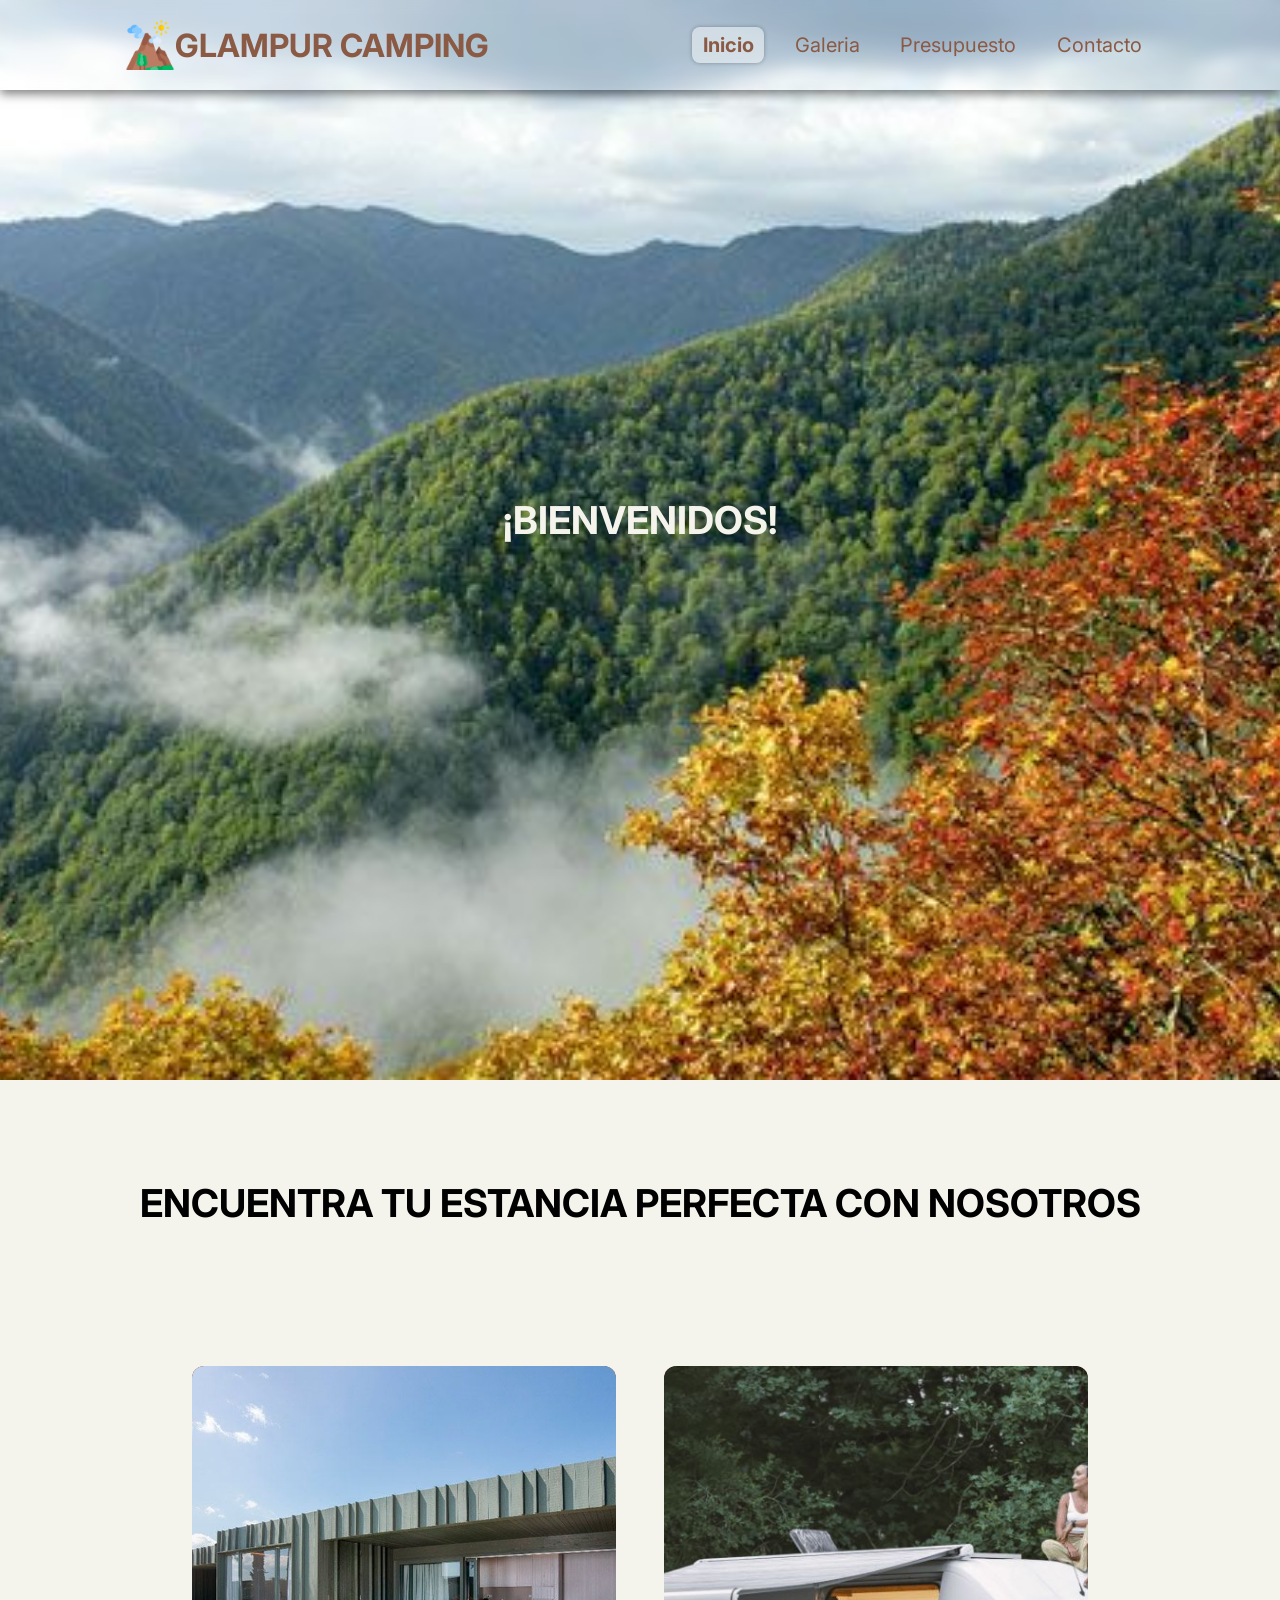
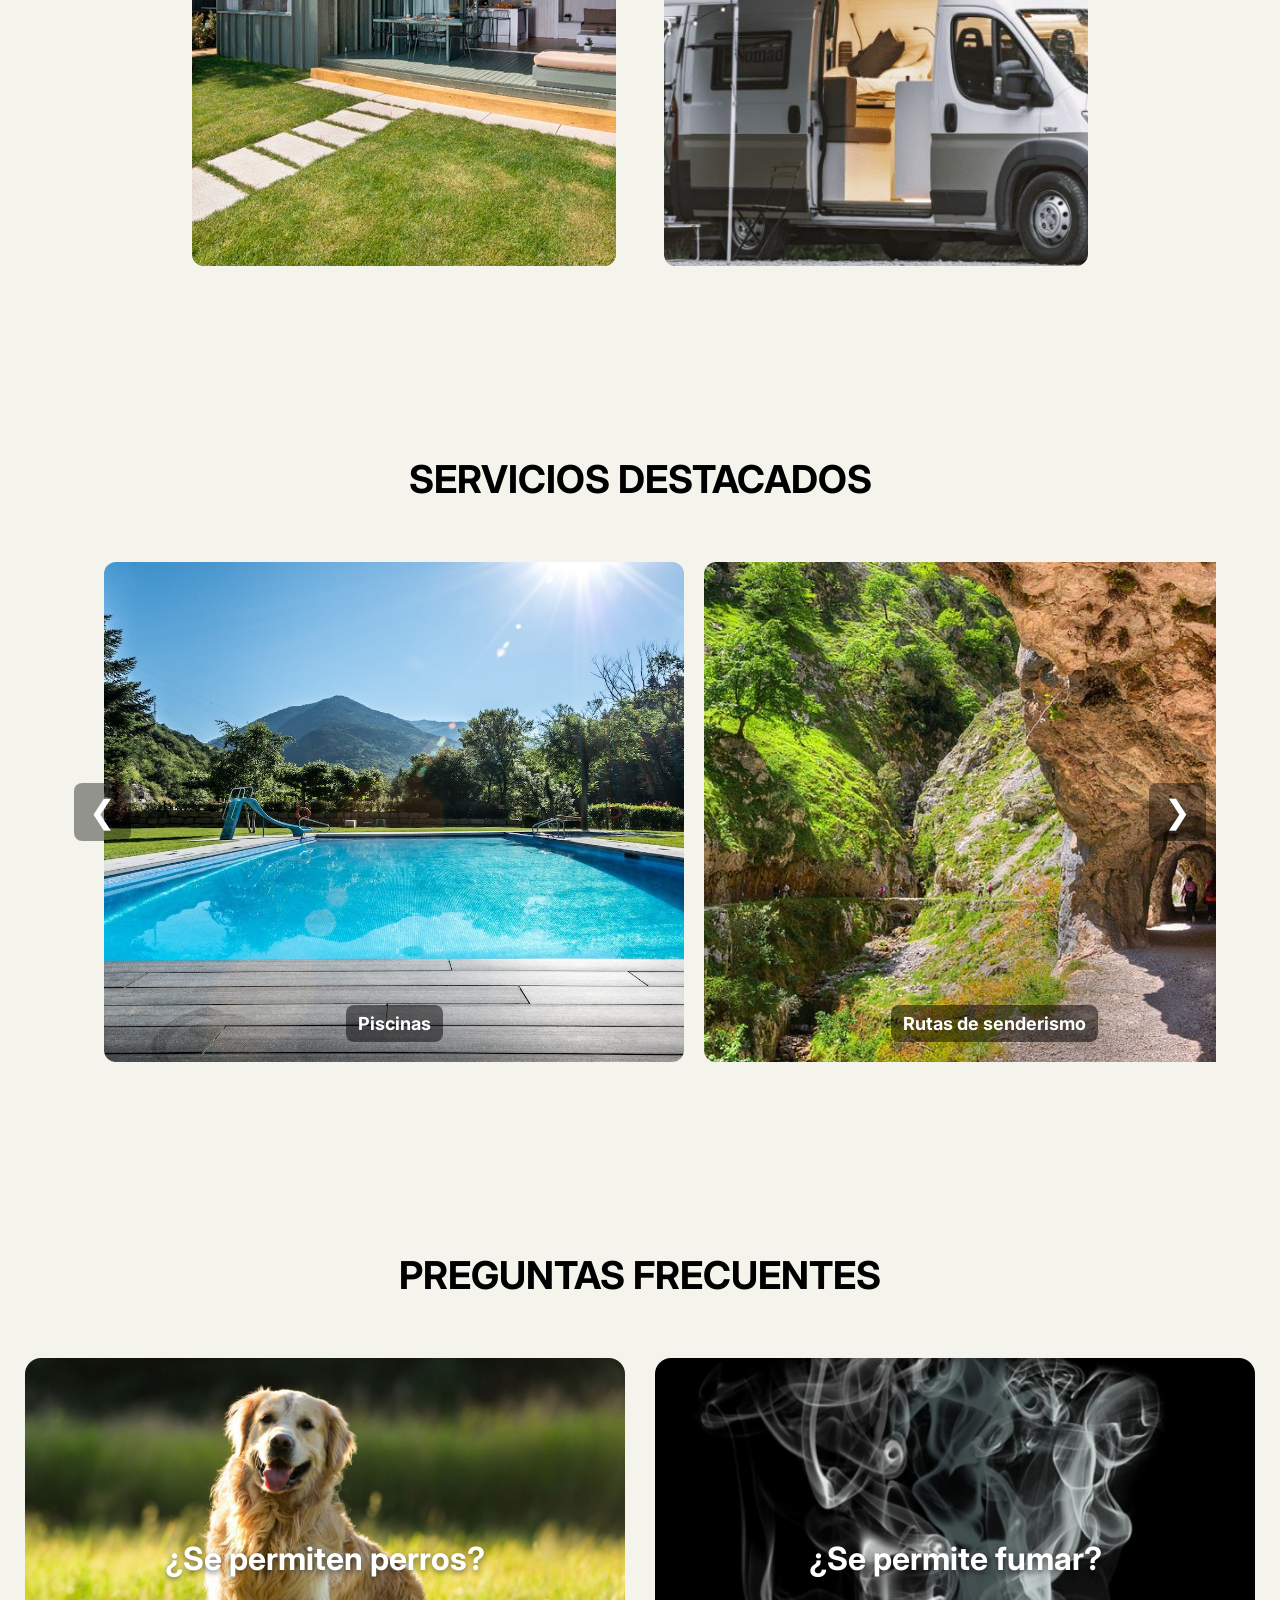
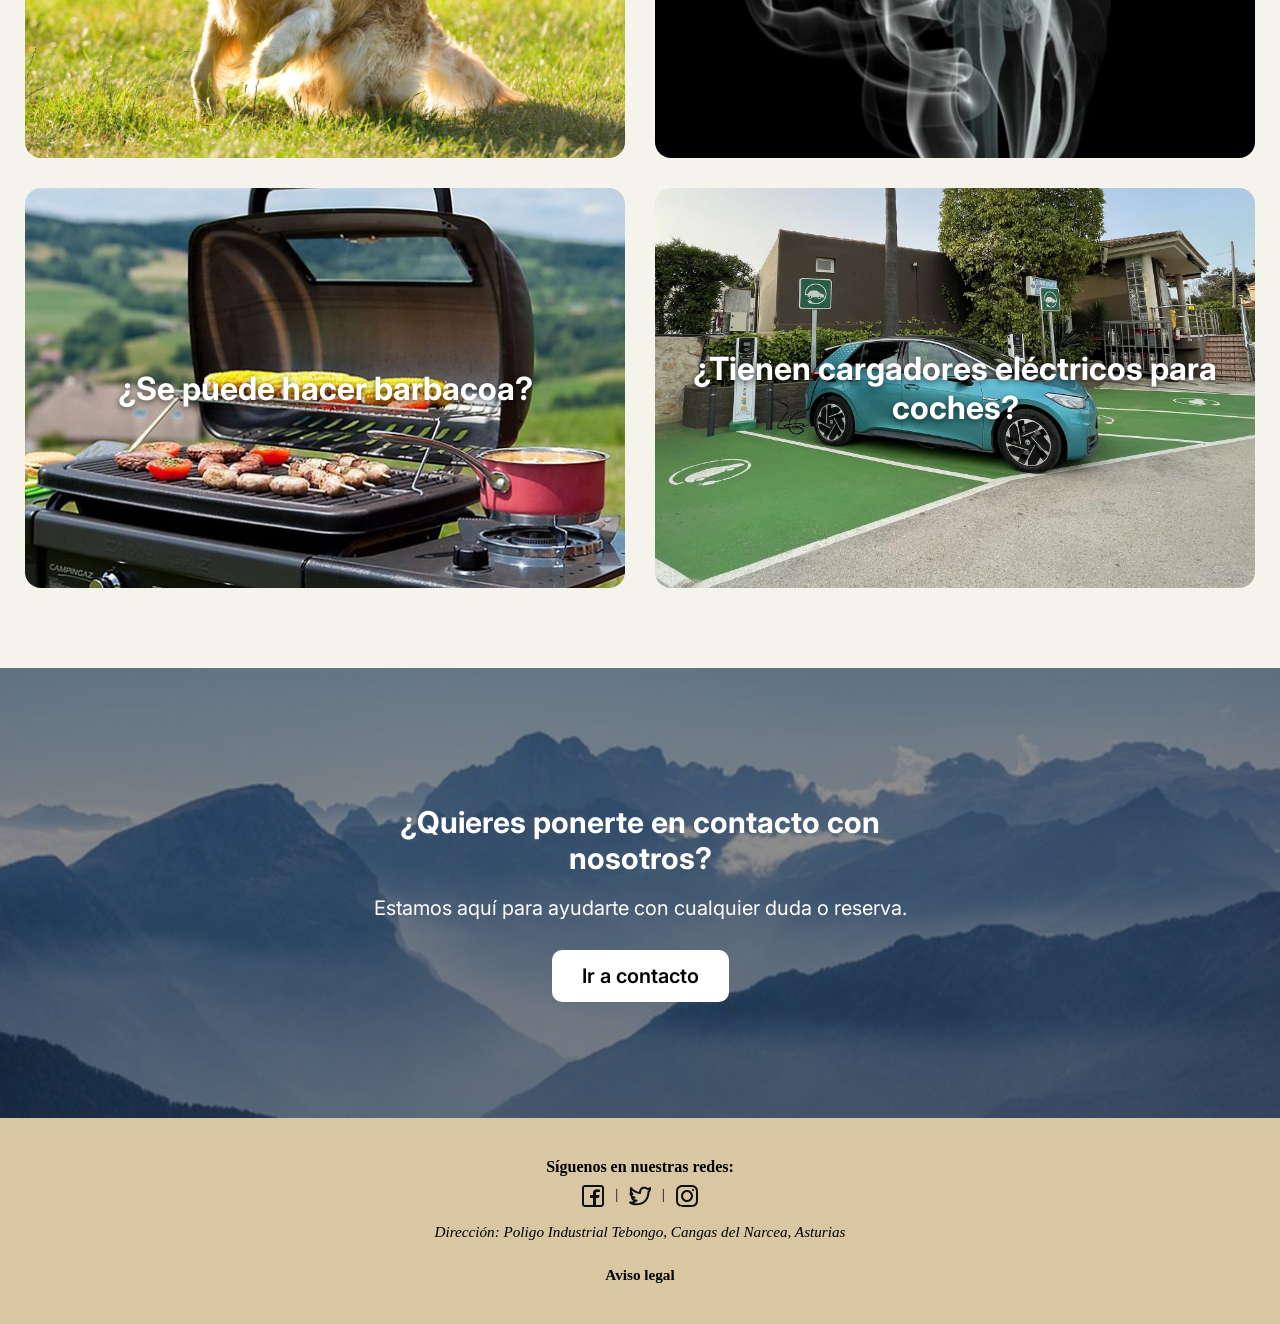
<file: index.html>
<!DOCTYPE html>
<html lang="es">
<head>
    <meta charset="UTF-8">
    <meta name="viewport" content="width=device-width, initial-scale=1.0">
    <title>GLAMPUR CAMPING</title>
    <link rel="stylesheet" href="./css/styles.css">
    <link href="https://fonts.googleapis.com/css2?family=Inter:wght@300;400;600;700&display=swap" rel="stylesheet">
    <!-- FAVICON -->
    <link rel="icon" type="image/png" href="./assets/favicon/favicon-96x96.png" sizes="96x96" >
    <link rel="icon" type="image/svg+xml" href="./assets/favicon/favicon.svg" >
    <link rel="shortcut icon" href="./assets/favicon/favicon.ico" >
    <link rel="apple-touch-icon" sizes="180x180" href="./assets/favicon/apple-touch-icon.png" >
    <meta name="apple-mobile-web-app-title" content="GC" >
    <link rel="manifest" href="./assets/favicon/site.webmanifest" >
</head>
<body>
    <header>
        <h1 class="logo">
            <a href="index.html">
                <img src="./assets/images/montana.png" alt="GC.COM - Camping de lujo">
            </a>
            <span class="texto seo" ><a href="index.html">GLAMPUR CAMPING</a></span>
        </h1>

        <nav class="barNav">
            <input type="checkbox" id="check-menu" class="check-menu">

            <ul class="barNav-links">
                <li><a href="#" class="enlaceActivo bordeSuperior">Inicio</a></li>
                <li><a href="views/galeria.html" class="enlace">Galeria</a></li>
                <li><a href="views/presupuesto.html" class="enlace">Presupuesto</a></li>
                <li><a href="views/contacto.html" class="enlace bordeInferior">Contacto</a></li>
                
            </ul>
            <label for="check-menu" class="label-check">
                <img src="./assets/menu-hamburguesa/menu-svgrepo-com.svg" alt="imagen menú hamburguesa" height="60" width="60">
            </label>
        </nav>
    </header>
    <main>
        <!-- Sección 1: Tarjeta de bienvenida -->
        <section id="hero" class="presentacion">
            <img id="hero-img" src="assets/images/fotos-carrusel/bosque.jpg" alt="Imagen de bosque verde con árboles altos" width="1660" height="918">

            <div class="tarjeta-bienvenida">
                <h2>¡BIENVENIDOS!</h2>
            </div>    

        </section>

        <!--Sección 2: Elección de camping-->
        <div class="division">
            <h2 class="titulo-seccion">ENCUENTRA TU ESTANCIA PERFECTA CON NOSOTROS</h2>
            <div  class="division-interna">
                <div class="div-int-1" data-carousel="1">
                    <img src="assets/images/div-int-1/bungalo1.jpg" alt="Imagen exterior de bungalow premium" width="1200" height="700">
                    <div class="overlay-text">¿Prefieres la comodidad de un bungalow?
                        <button id="div-int" class="btn-saber-mas">Saber más</button>
                    </div>
                </div>
                <div class="div-int-1" data-carousel="2">
                    <img src="assets/images/div-int-1/furgoneta.jpg" alt="Imagen exterior de furgoneta camper" width="1000" height="526">
                    <div class="overlay-text">¿Prefieres la aventura con una furgoneta personal?
                        <button id="div-int-2" class="btn-saber-mas" >Saber más</button>
                    </div>
                </div>
            </div>
        </div>     
        <!-- Sección 3: Contenedor con cinco cajas internas -->
        <section class="servicios-destacados">
            <h2 class="titulo-seccion">SERVICIOS DESTACADOS</h2>

            <div class="carrusel-container">
                <button class="btn-prev">&#10094;</button>

                <div class="carrusel">
                    <!-- Aquí se insertarán las tarjetas desde JS -->
                </div>

                <button class="btn-next">&#10095;</button>
            </div>
        </section>
        <!-- Seccion 4: Preguntas frecuentes -->
        <section class="preguntas-frecuentes">
            <h2 class="titulo-seccion">PREGUNTAS FRECUENTES</h2>

            <div class="contenedor-preguntas" id="contenedor-preguntas">
                <!-- Las tarjetas se insertan con JS -->
            </div>
        </section>
        <!-- Sección 5: Contenedor para contacto de empresa -->
        <section class="contacto-full">
            <img src="assets/images/fotos-carrusel/landscape.jpg" alt="Paisaje de Picos de Europa" width="640" height="360" class="contacto-img">
            <div class="contacto-overlay">
                <h2>¿Quieres ponerte en contacto con nosotros?</h2>
                <p>Estamos aquí para ayudarte con cualquier duda o reserva.</p>
                <a href="views/contacto.html" class="btn-contacto-full">Ir a contacto</a>
            </div>
        </section>

    </main>
    <footer>
            <div id="redes-sociales">
                <p>Síguenos en nuestras redes:</p>
                <a href="https://facebook.com" target="_blank"><img src="./assets/images/inconos-rrss/facebook-svgrepo-com.svg" alt="Facebook"></a> |
                <a href="https://twitter.com" target="_blank"><img src="./assets/images/inconos-rrss/twitter-svgrepo-com.svg" alt="Twitter"></a> |
                <a href="https://instagram.com" target="_blank"><img src="./assets/images/inconos-rrss/instagram-svgrepo-com.svg" alt="Instagram"></a>
            </div>

            <div id="direccion">
                <p>Dirección: Poligo Industrial Tebongo, Cangas del Narcea, Asturias </p>
            </div>

            <div id="aviso-legal">
                <p><a href="views/aviso-legal.html">Aviso legal</a></p>
            </div>
    </footer>

    <script src="js/main.js"></script>
</body>
</html>
</file>
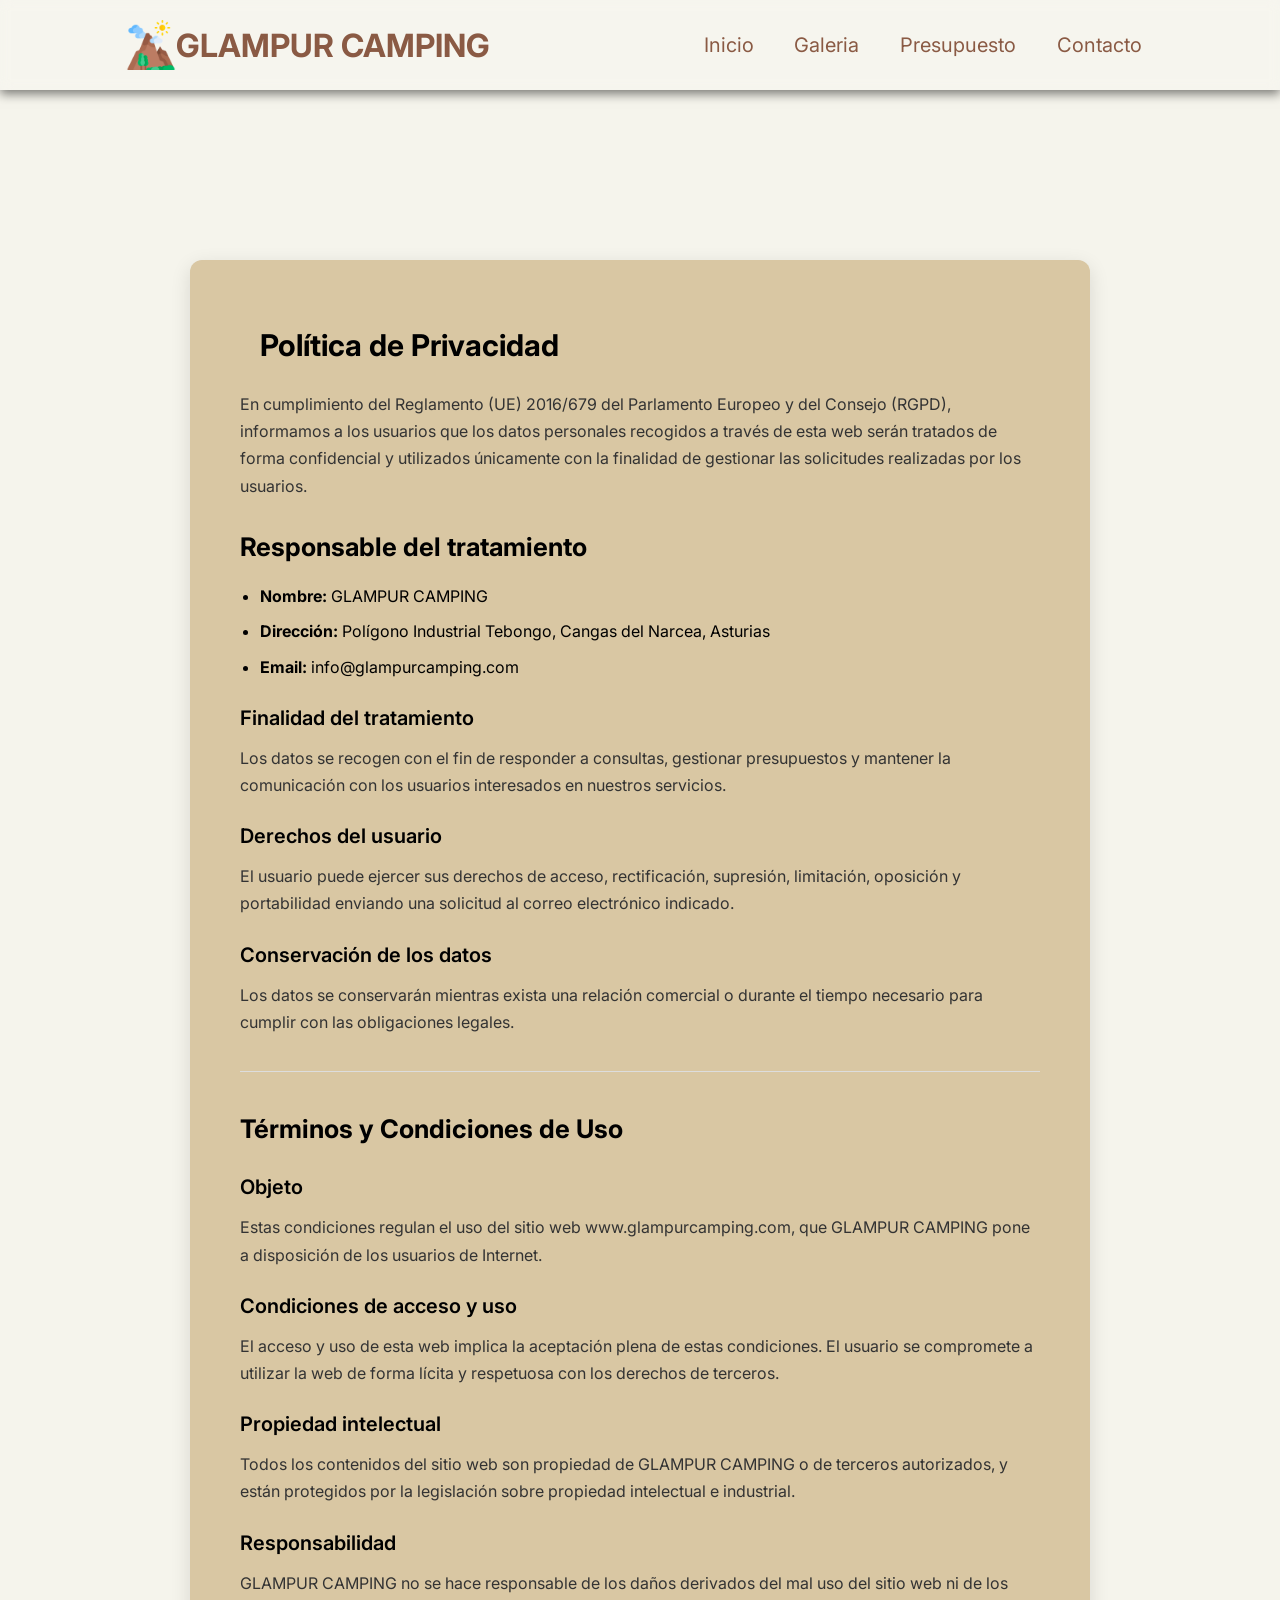
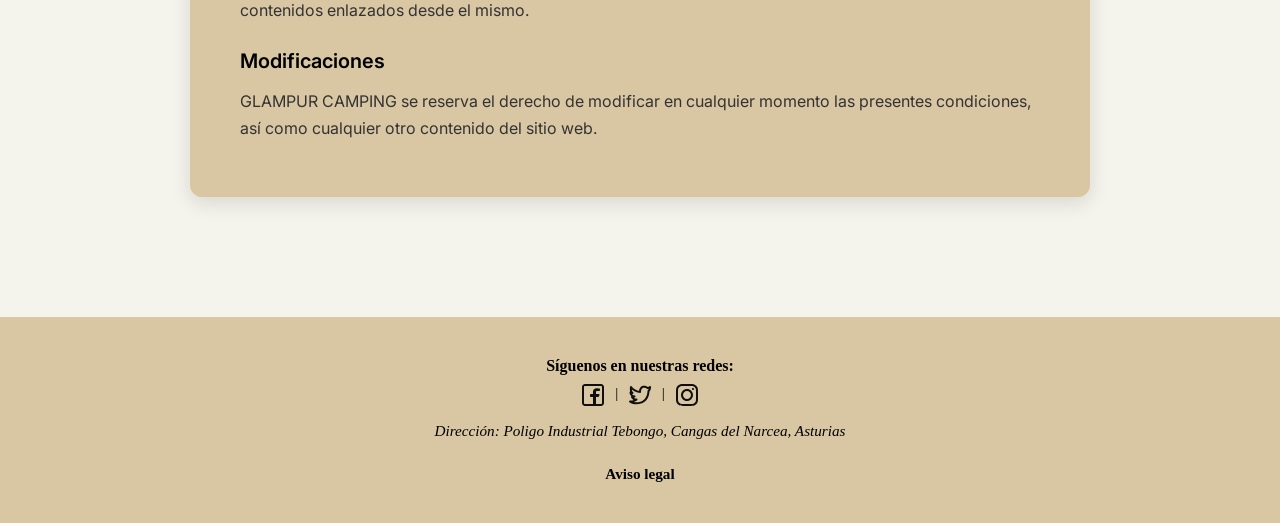
<file: views/aviso-legal.html>
<!DOCTYPE html>
<html lang="es">
<head>
    <meta charset="UTF-8">
    <meta name="viewport" content="width=device-width, initial-scale=1.0">
    <title>GLAMPUR CAMPING</title>
    <link rel="stylesheet" href="../css/styles.css">
    <link href="https://fonts.googleapis.com/css2?family=Inter:wght@300;400;600;700&display=swap" rel="stylesheet">
    <!-- FAVICON -->
    <link rel="icon" type="image/png" href="../assets/favicon/favicon-96x96.png" sizes="96x96" >
    <link rel="icon" type="image/svg+xml" href="../assets/favicon/favicon.svg" >
    <link rel="shortcut icon" href="../assets/favicon/favicon.ico" >
    <link rel="apple-touch-icon" sizes="180x180" href="../assets/favicon/apple-touch-icon.png" >
    <meta name="apple-mobile-web-app-title" content="GC" >
    <link rel="manifest" href="../assets/favicon/site.webmanifest" >
</head>
<body>
    <header>
        <h1 class="logo">
            <a href="../index.html">
                <img src="../assets/images/montana.png" alt="GC.COM - Camping de lujo">
            </a>
            <span class="texto seo"><a href="../index.html">GLAMPUR CAMPING</a></span>
        </h1>

        <nav class="barNav">
            <input type="checkbox" id="check-menu" class="check-menu">
            <ul class="barNav-links">
                <li><a href="../index.html">Inicio</a></li>
                <li><a href="galeria.html">Galeria</a></li>
                <li><a href="presupuesto.html">Presupuesto</a></li>
                <li><a href="contacto.html">Contacto</a></li>
            </ul>
            <label for="check-menu" class="label-check">
                <img src="../assets/menu-hamburguesa/menu-svgrepo-com.svg" alt="Menú hamburguesa" height="60" width="60">
            </label>
        </nav>
    </header>

    <main class="main-not-index">
        <div class="contenedor">
            <div class="contenedor-galeria">
                <div class="hoja-legal">
                    <h2>Política de Privacidad</h2>

                    <p>En cumplimiento del Reglamento (UE) 2016/679 del Parlamento Europeo y del Consejo (RGPD), informamos a los usuarios que los datos personales recogidos a través de esta web serán tratados de forma confidencial y utilizados únicamente con la finalidad de gestionar las solicitudes realizadas por los usuarios.</p>

                    <h3>Responsable del tratamiento</h3>
                    <ul>
                        <li><span>Nombre:</span> GLAMPUR CAMPING</li>
                        <li><span>Dirección:</span> Polígono Industrial Tebongo, Cangas del Narcea, Asturias</li>
                        <li><span>Email:</span> info@glampurcamping.com</li>
                    </ul>

                    <h4>Finalidad del tratamiento</h4>
                    <p>Los datos se recogen con el fin de responder a consultas, gestionar presupuestos y mantener la comunicación con los usuarios interesados en nuestros servicios.</p>

                    <h4>Derechos del usuario</h4>
                    <p>El usuario puede ejercer sus derechos de acceso, rectificación, supresión, limitación, oposición y portabilidad enviando una solicitud al correo electrónico indicado.</p>

                    <h4>Conservación de los datos</h4>
                    <p>Los datos se conservarán mientras exista una relación comercial o durante el tiempo necesario para cumplir con las obligaciones legales.</p>

                    <hr>

                    <h3>Términos y Condiciones de Uso</h3>

                    <h4>Objeto</h4>
                    <p>Estas condiciones regulan el uso del sitio web www.glampurcamping.com, que GLAMPUR CAMPING pone a disposición de los usuarios de Internet.</p>

                    <h4>Condiciones de acceso y uso</h4>
                    <p>El acceso y uso de esta web implica la aceptación plena de estas condiciones. El usuario se compromete a utilizar la web de forma lícita y respetuosa con los derechos de terceros.</p>

                    <h4>Propiedad intelectual</h4>
                    <p>Todos los contenidos del sitio web son propiedad de GLAMPUR CAMPING o de terceros autorizados, y están protegidos por la legislación sobre propiedad intelectual e industrial.</p>

                    <h4>Responsabilidad</h4>
                    <p>GLAMPUR CAMPING no se hace responsable de los daños derivados del mal uso del sitio web ni de los contenidos enlazados desde el mismo.</p>

                    <h4>Modificaciones</h4>
                    <p>GLAMPUR CAMPING se reserva el derecho de modificar en cualquier momento las presentes condiciones, así como cualquier otro contenido del sitio web.</p>
                </div>
            </div>
        </div>
    </main>

    <footer>
        <div id="redes-sociales">
            <p>Síguenos en nuestras redes:</p>
            <a href="https://facebook.com" target="_blank"><img src="../assets/images/inconos-rrss/facebook-svgrepo-com.svg" alt="Facebook"></a> |
            <a href="https://twitter.com" target="_blank"><img src="../assets/images/inconos-rrss/twitter-svgrepo-com.svg" alt="Twitter"></a> |
            <a href="https://instagram.com" target="_blank"><img src="../assets/images/inconos-rrss/instagram-svgrepo-com.svg" alt="Instagram"></a>
        </div>

        <div id="direccion">
            <p>Dirección: Poligo Industrial Tebongo, Cangas del Narcea, Asturias</p>
        </div>

        <div id="aviso-legal">
            <p><a href="../views/aviso-legal.html">Aviso legal</a></p>
        </div>
    </footer>
</body>
</html>
</file>
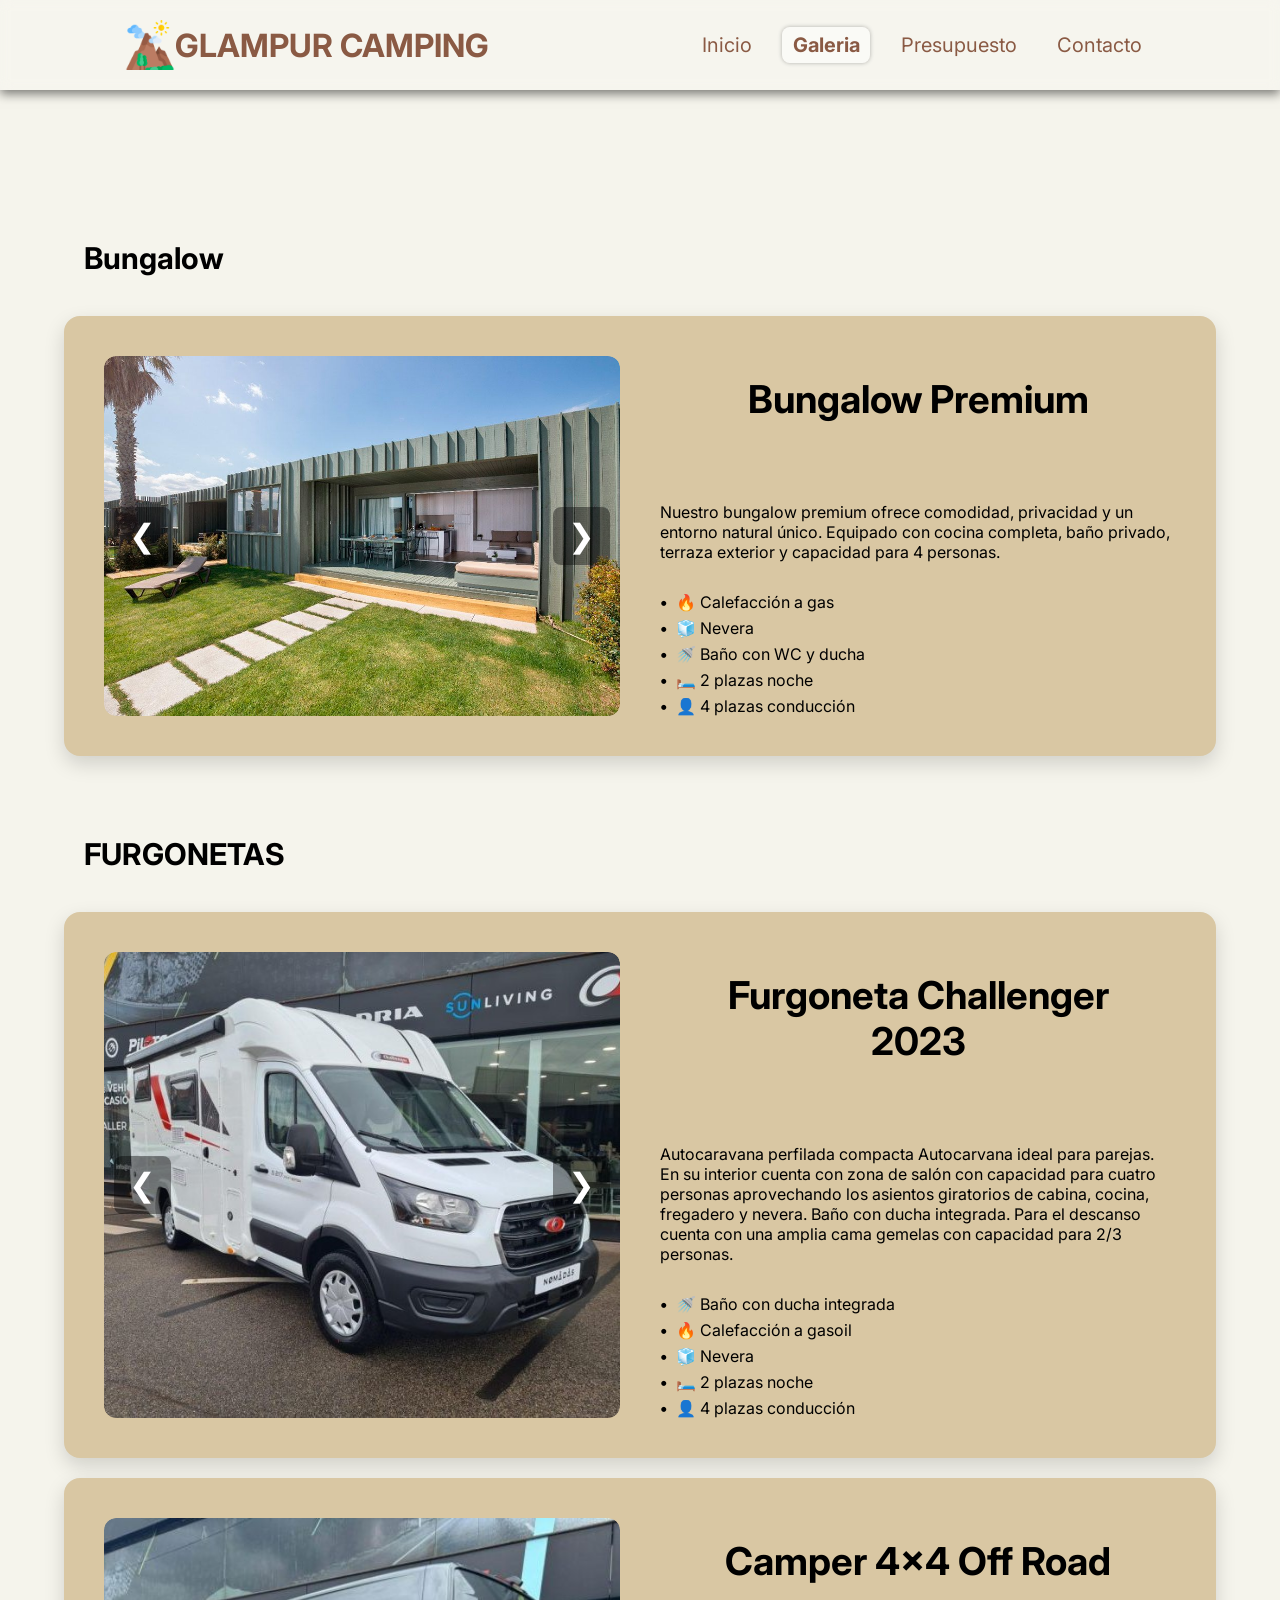
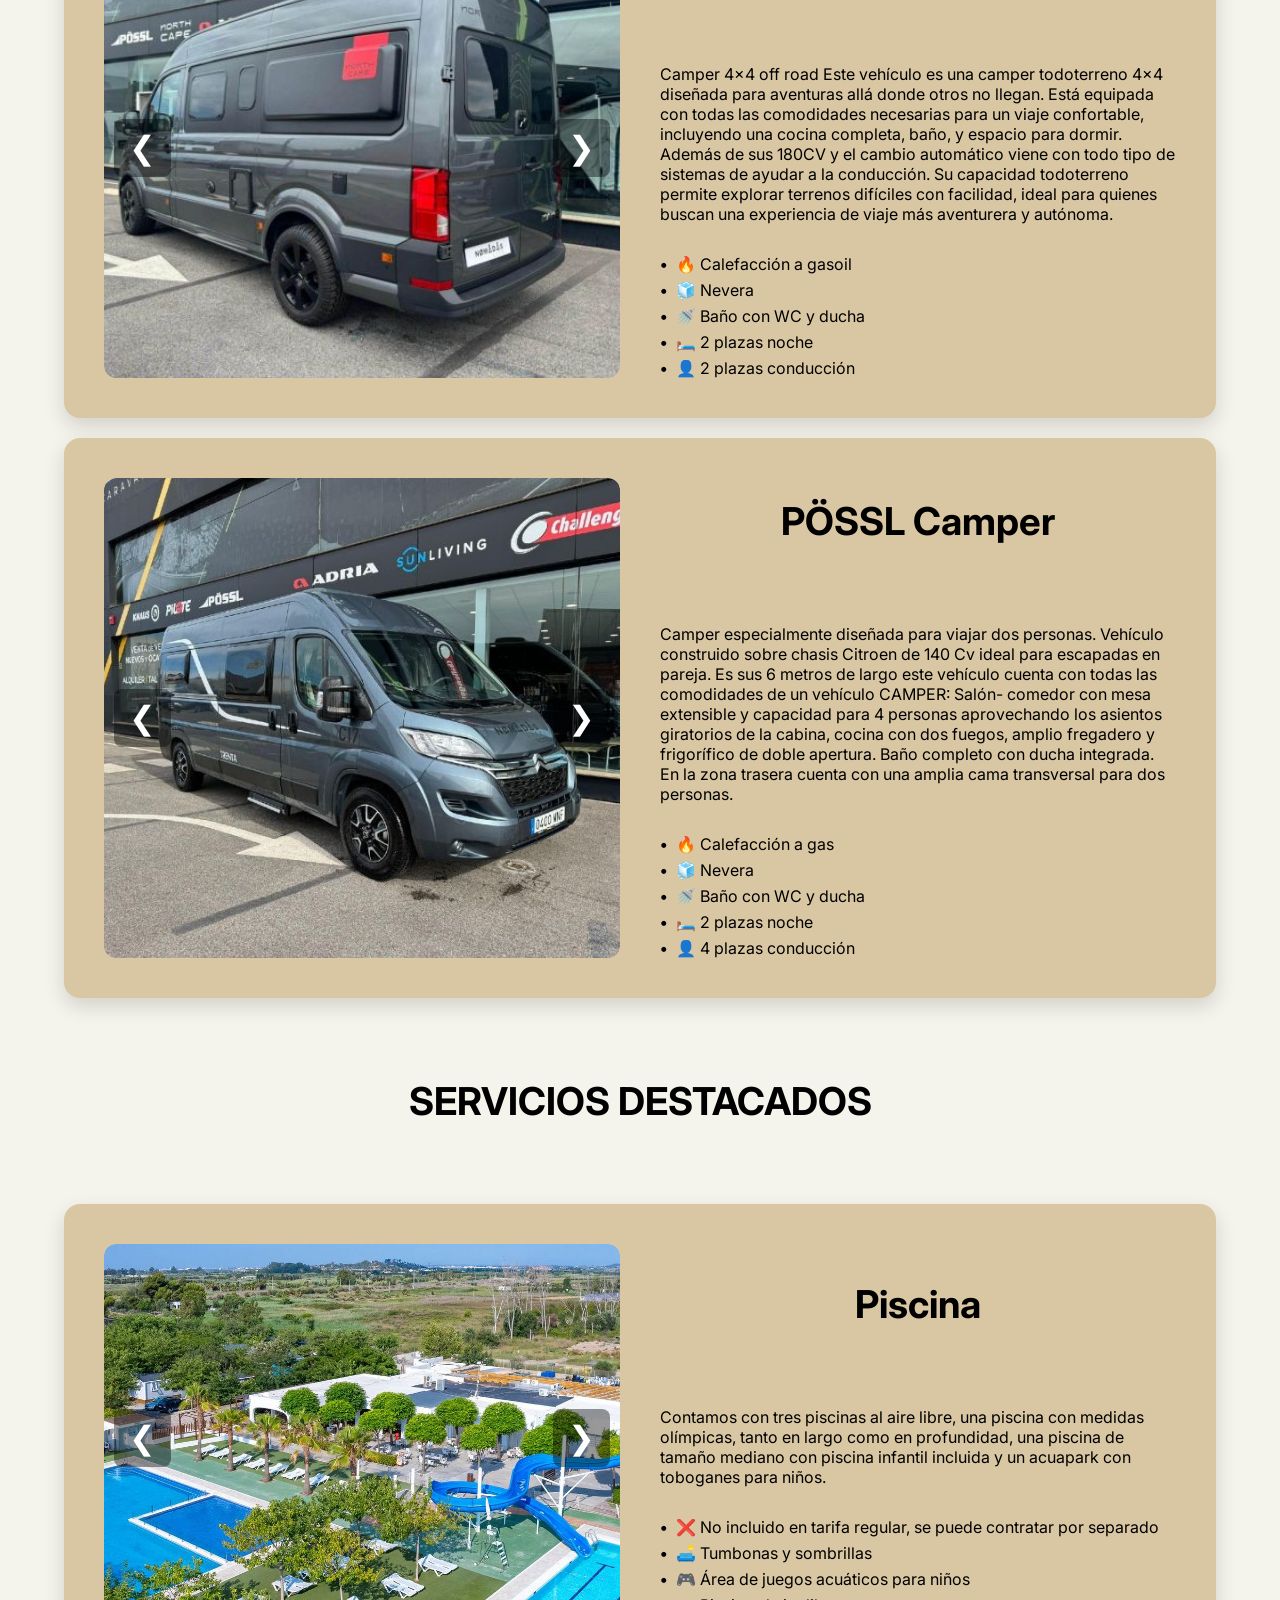
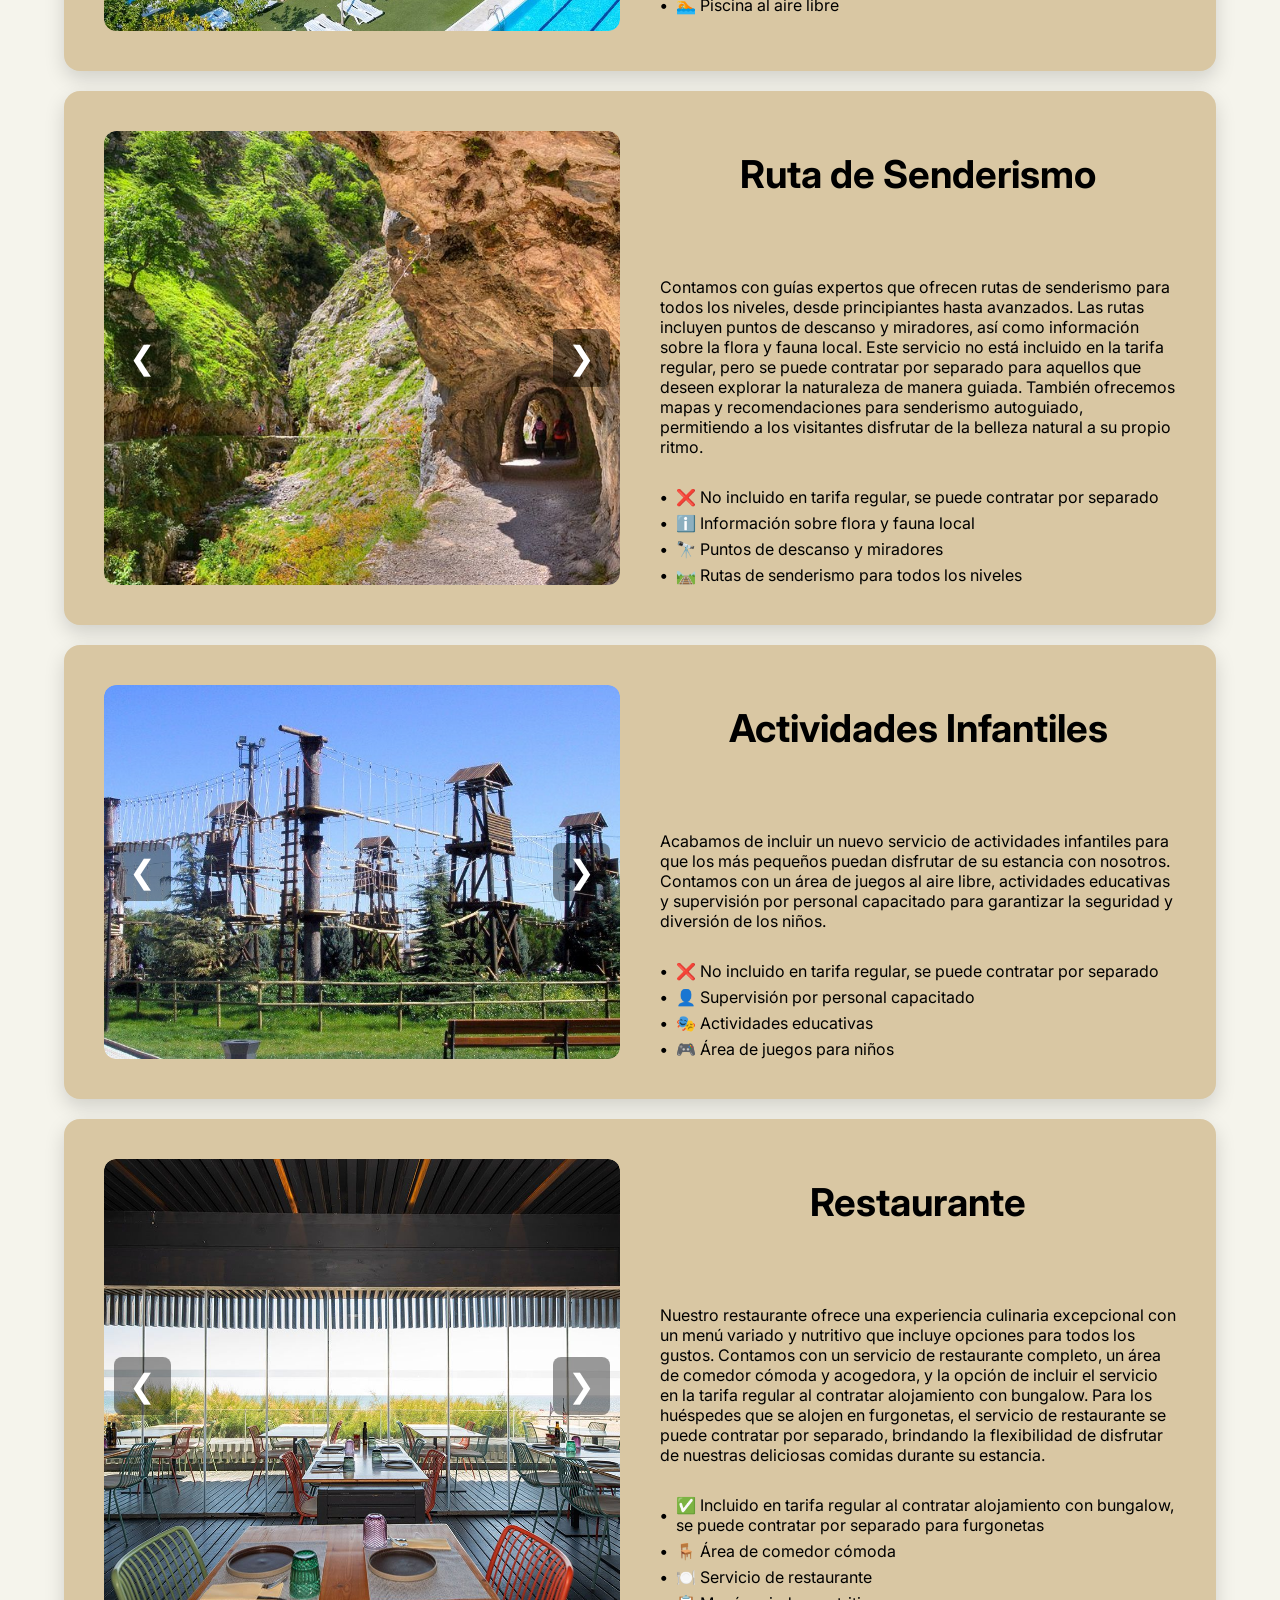
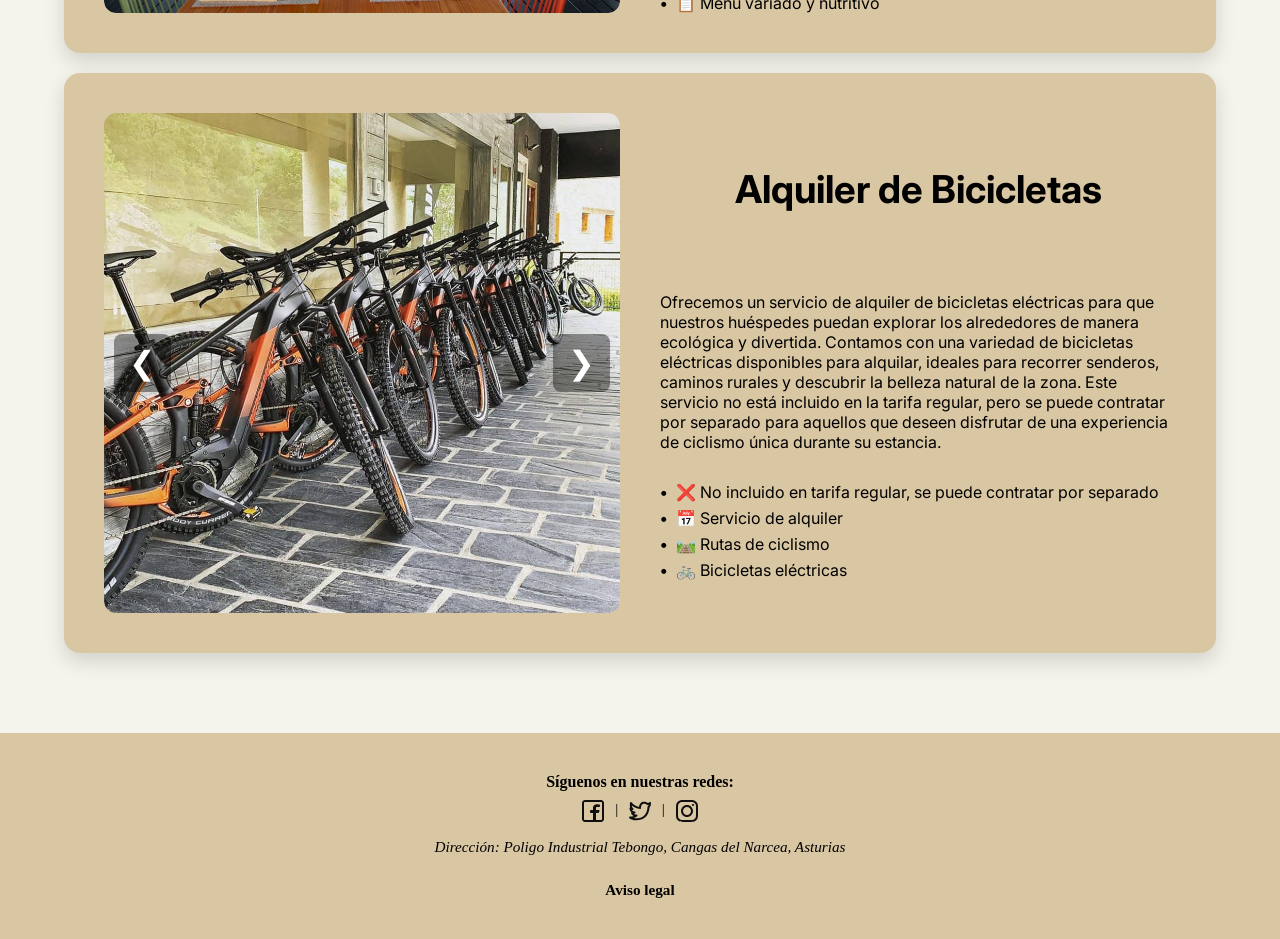
<file: views/galeria.html>
<!DOCTYPE html>
<html lang="es">
<head>
    <meta charset="UTF-8">
    <meta name="viewport" content="width=device-width, initial-scale=1.0">
    <title>GLAMPUR CAMPING</title>
    <link rel="stylesheet" href="../css/styles.css">
    <link href="https://fonts.googleapis.com/css2?family=Inter:wght@300;400;600;700&display=swap" rel="stylesheet">
    <!-- FAVICON -->
    <link rel="icon" type="image/png" href="../assets/favicon/favicon-96x96.png" sizes="96x96" >
    <link rel="icon" type="image/svg+xml" href="../assets/favicon/favicon.svg" >
    <link rel="shortcut icon" href="../assets/favicon/favicon.ico" >
    <link rel="apple-touch-icon" sizes="180x180" href="../assets/favicon/apple-touch-icon.png" >
    <meta name="apple-mobile-web-app-title" content="GC" >
    <link rel="manifest" href="../assets/favicon/site.webmanifest" >

</head>
<body>
    <header>
        <h1 class="logo">
            <a href="../index.html">
                <img src="../assets/images/montana.png" alt="GC.COM - Camping de lujo">
            </a>
            <span class="texto seo" ><a href="../index.html">GLAMPUR CAMPING</a></span>
        </h1>

        <nav class="barNav">
            <input type="checkbox" id="check-menu" class="check-menu">
            <ul class="barNav-links">
                <li><a href="../index.html">Inicio</a></li>
                <li><a href="#" class="enlaceActivo">Galeria</a></li>
                <li><a href="presupuesto.html">Presupuesto</a></li>
                <li><a href="contacto.html">Contacto</a></li>
                
            </ul>
            <label for="check-menu" class="label-check">
                <img src="../assets/menu-hamburguesa/menu-svgrepo-com.svg" alt="imagen menú hamburguesa" height="60" width="60">
            </label>
        </nav>
    </header>
    <main class="main-not-index">
        <div class="contenedor">
            <div class="contenedor-galeria" >
                <h2 id="bungaloPremium">Bungalow</h2>
                <div class="contenedor-caja" data-tipo="bungalow">

                    <div class="carrusel-galeria">
                        <button class="btn-b-prev">&#10094;</button>

                        <div class="contenedor-carrusel-inner">
                            <!-- Las imágenes se insertarán con JS -->
                        </div>

                        <button class="btn-b-next">&#10095;</button>
                    </div>

                    <div class="contenedor-caja-info">
                        <h2 class="titulo-seccion">Bungalow Premium</h2>
                        <p class="caja-info-texto"></p>
                        <div class="caja-info-caracteristicas"></div>
                    </div>
                </div>
            </div>
            <div class="contenedor-galeria">
                <h2 id="furgonetas">FURGONETAS</h2>
                <div class="contenedor-caja" data-tipo="furgonetas" data-subtipo="furgoneta1">

                    <div class="carrusel-galeria">
                        <button class="btn-b-prev">&#10094;</button>

                        <div class="contenedor-carrusel-inner">
                            <!-- Las imágenes se insertarán con JS -->
                        </div>

                        <button class="btn-b-next">&#10095;</button>
                    </div>

                    <div class="contenedor-caja-info">
                        <h2 class="titulo-seccion">Furgoneta Challenger 2023</h2>
                        <p class="caja-info-texto"></p>
                        <div class="caja-info-caracteristicas"></div>
                    </div>
                </div>
                <div class="contenedor-caja" data-tipo="furgonetas" data-subtipo="furgoneta2">

                    <div class="carrusel-galeria">
                        <button class="btn-b-prev">&#10094;</button>

                        <div class="contenedor-carrusel-inner">
                            <!-- Las imágenes se insertarán con JS -->
                        </div>

                        <button class="btn-b-next">&#10095;</button>
                    </div>

                    <div class="contenedor-caja-info">
                        <h2 class="titulo-seccion">Camper 4x4 Off Road</h2>
                        <p class="caja-info-texto"></p>
                        <div class="caja-info-caracteristicas"></div>
                    </div>
                </div>
                <div class="contenedor-caja" data-tipo="furgonetas" data-subtipo="furgoneta3">

                    <div class="carrusel-galeria">
                        <button class="btn-b-prev">&#10094;</button>

                        <div class="contenedor-carrusel-inner">
                            <!-- Las imágenes se insertarán con JS -->
                        </div>

                        <button class="btn-b-next">&#10095;</button>
                    </div>

                    <div class="contenedor-caja-info">
                        <h2 class="titulo-seccion">PÖSSL Camper </h2>
                        <p class="caja-info-texto"></p>
                        <div class="caja-info-caracteristicas"></div>
                    </div>
                </div>
            </div>
            <div class="contenedor-galeria" >
                <h2 class="titulo-seccion" id="servicios-destacados">SERVICIOS DESTACADOS</h2>
                <div class="contenedor-caja" data-tipo="serviciosDestacados" data-servicio="piscina">

                    <div class="carrusel-galeria">
                        <button class="btn-b-prev">&#10094;</button>

                        <div class="contenedor-carrusel-inner">
                            <!-- Las imágenes se insertarán con JS -->
                        </div>

                        <button class="btn-b-next">&#10095;</button>
                    </div>

                    <div class="contenedor-caja-info">
                        <h2 class="titulo-seccion" id="piscina">Piscina</h2>
                        <p class="caja-info-texto"></p>
                        <div class="caja-info-caracteristicas"></div>
                    </div>
                </div>
                <div class="contenedor-caja" data-tipo="serviciosDestacados" data-servicio="rutaSenderismo">

                    <div class="carrusel-galeria">
                        <button class="btn-b-prev">&#10094;</button>

                        <div class="contenedor-carrusel-inner">
                            <!-- Las imágenes se insertarán con JS -->
                        </div>

                        <button class="btn-b-next">&#10095;</button>
                    </div>

                    <div class="contenedor-caja-info">
                        <h2 class="titulo-seccion" id="rutas-senderismo">Ruta de Senderismo</h2>
                        <p class="caja-info-texto"></p>
                        <div class="caja-info-caracteristicas"></div>
                    </div>
                </div>
                <div class="contenedor-caja" data-tipo="serviciosDestacados" data-servicio="actividadesInfantiles">

                    <div class="carrusel-galeria">
                        <button class="btn-b-prev">&#10094;</button>

                        <div class="contenedor-carrusel-inner">
                            <!-- Las imágenes se insertarán con JS -->
                        </div>

                        <button class="btn-b-next">&#10095;</button>
                    </div>

                    <div class="contenedor-caja-info">
                        <h2 class="titulo-seccion" id="actividades-niños">Actividades Infantiles</h2>
                        <p class="caja-info-texto"></p>
                        <div class="caja-info-caracteristicas"></div>
                    </div>
                </div>
                <div class="contenedor-caja" data-tipo="serviciosDestacados" data-servicio="restaurante">

                    <div class="carrusel-galeria">
                        <button class="btn-b-prev">&#10094;</button>

                        <div class="contenedor-carrusel-inner">
                            <!-- Las imágenes se insertarán con JS -->
                        </div>

                        <button class="btn-b-next">&#10095;</button>
                    </div>

                    <div class="contenedor-caja-info">
                        <h2 class="titulo-seccion" id="restaurante">Restaurante</h2>
                        <p class="caja-info-texto"></p>
                        <div class="caja-info-caracteristicas"></div>
                    </div>
                </div>
                <div class="contenedor-caja" data-tipo="serviciosDestacados" data-servicio="alquilerBicicletas">

                    <div class="carrusel-galeria">
                        <button class="btn-b-prev">&#10094;</button>

                        <div class="contenedor-carrusel-inner">
                            <!-- Las imágenes se insertarán con JS -->
                        </div>

                        <button class="btn-b-next">&#10095;</button>
                    </div>

                    <div class="contenedor-caja-info">
                        <h2 class="titulo-seccion" id="alquiler-bicicletas">Alquiler de Bicicletas</h2>
                        <p class="caja-info-texto"></p>
                        <div class="caja-info-caracteristicas"></div>
                    </div>
                </div>
            </div>
        </div>
    </main>
    <footer>
            <div id="redes-sociales">
                <p>Síguenos en nuestras redes:</p>
                <a href="https://facebook.com" target="_blank"><img src="../assets/images/inconos-rrss/facebook-svgrepo-com.svg" alt="Facebook"></a> |
                <a href="https://twitter.com" target="_blank"><img src="../assets/images/inconos-rrss/twitter-svgrepo-com.svg" alt="Twitter"></a> |
                <a href="https://instagram.com" target="_blank"><img src="../assets/images/inconos-rrss/instagram-svgrepo-com.svg" alt="Instagram"></a>
            </div>

            <div id="direccion">
                <p>Dirección: Poligo Industrial Tebongo, Cangas del Narcea, Asturias </p>
            </div>

            <div id="aviso-legal">
                <p><a href="aviso-legal.html">Aviso legal</a></p>
            </div>
    </footer>

<script src="../js/galeria.js"></script>
  
</body>
</html>
</file>
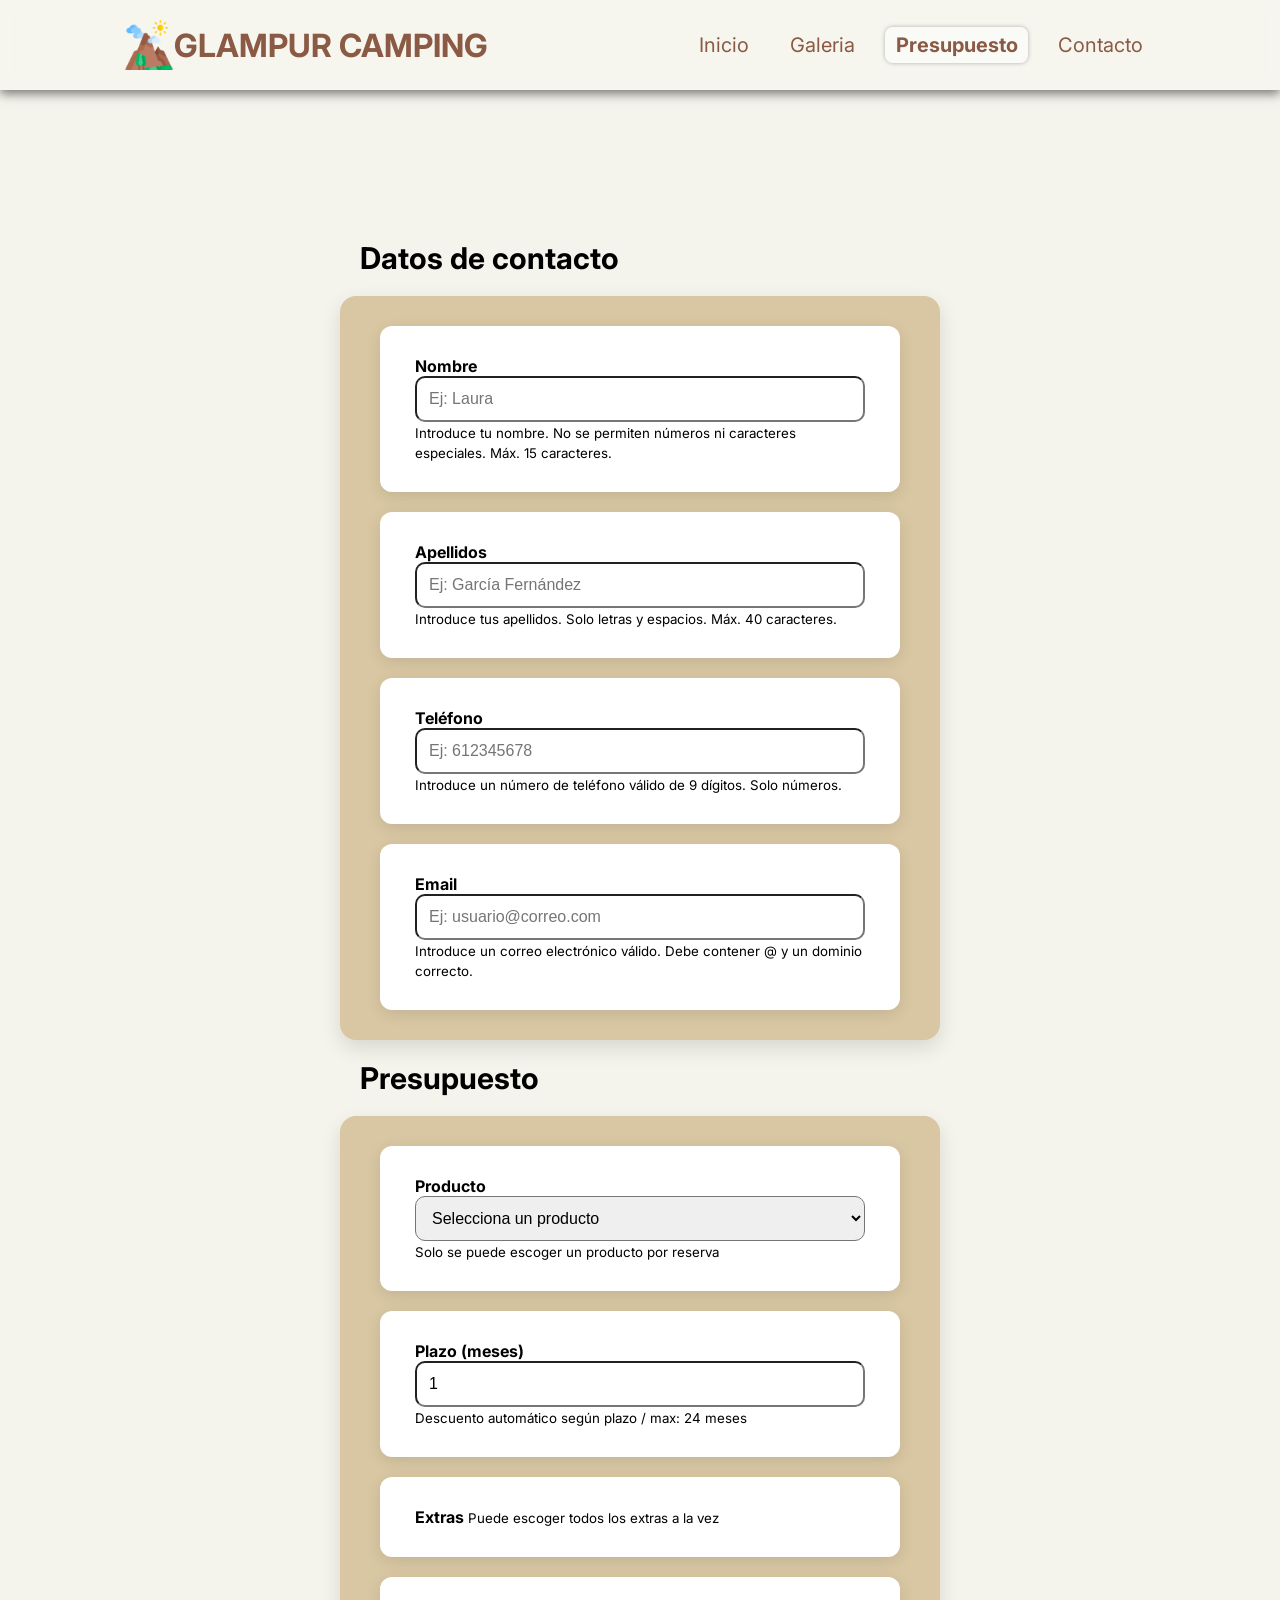
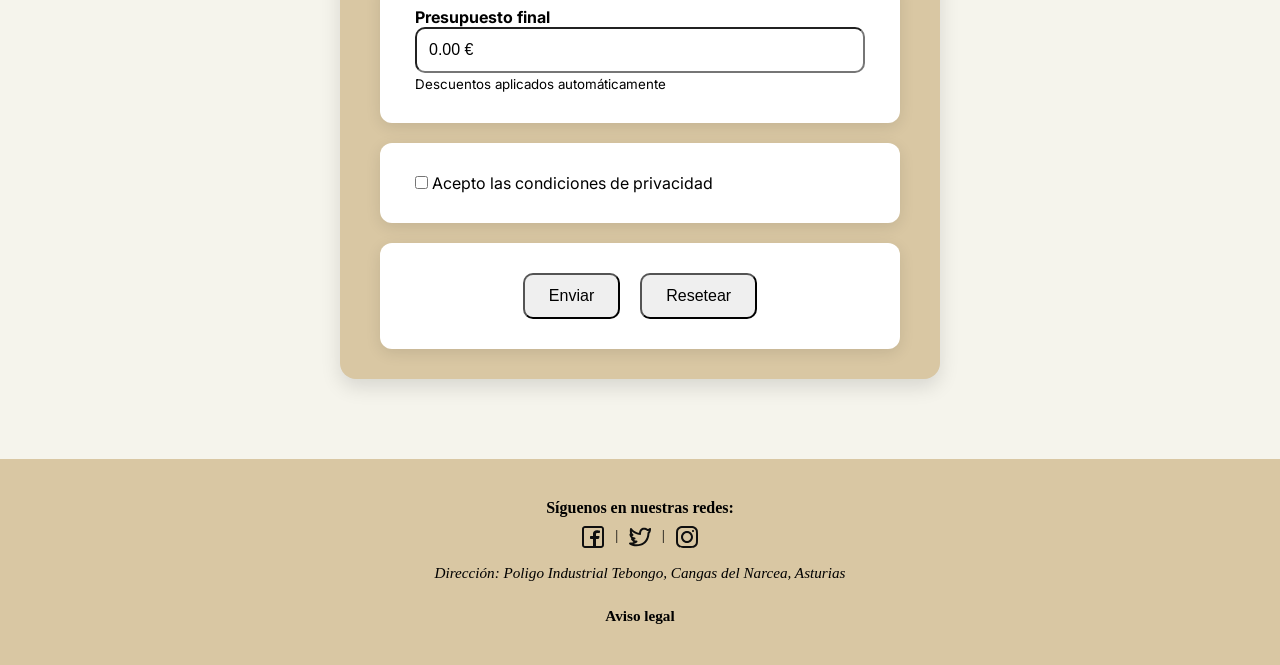
<file: views/presupuesto.html>
<!DOCTYPE html>
<html lang="en">
<head>
    <meta charset="UTF-8">
    <meta name="viewport" content="width=device-width, initial-scale=1.0">
    <title>GLAMPUR CAMPING</title>
    <link rel="stylesheet" href="../css/styles.css">
    <link href="https://fonts.googleapis.com/css2?family=Inter:wght@300;400;600;700&display=swap" rel="stylesheet">
    <!-- FAVICON -->
    <link rel="icon" type="image/png" href="../assets/favicon/favicon-96x96.png" sizes="96x96" >
    <link rel="icon" type="image/svg+xml" href="../assets/favicon/favicon.svg" >
    <link rel="shortcut icon" href="../assets/favicon/favicon.ico" >
    <link rel="apple-touch-icon" sizes="180x180" href="../assets/favicon/apple-touch-icon.png" >
    <meta name="apple-mobile-web-app-title" content="GC" >
    <link rel="manifest" href="../assets/favicon/site.webmanifest" >
</head>
<body>
    <header>
        <h1 class="logo">
            <a href="../index.html">
                <img src="../assets/images/montana.png" alt="GC.COM - Camping de lujo">
            </a>
            <span class="texto seo" ><a href="../index.html">GLAMPUR CAMPING</a></span>
        </h1>

        <nav class="barNav">
            <input type="checkbox" id="check-menu" class="check-menu">
            <ul class="barNav-links">
                <li><a href="../index.html">Inicio</a></li>
                <li><a href="galeria.html">Galeria</a></li>
                <li><a href="#" class="enlaceActivo">Presupuesto</a></li>
                <li><a href="contacto.html">Contacto</a></li>
                
            </ul>
            <label for="check-menu" class="label-check">
                <img src="../assets/menu-hamburguesa/menu-svgrepo-com.svg" alt="imagen menú hamburguesa" height="60" width="60">
            </label>
        </nav>
    </header>
    <main class="main-not-index">
        <div class="contenedor">
            <form id="form-presupuesto" class="formulario">

                <!-- DATOS DE CONTACTO -->
                <div class="contenedor-presupuesto">
                    <h2>Datos de contacto</h2>

                    <div class="bloque-presupuesto caja-presupuesto">

                        <div class="grupo-form">
                            <label><span>Nombre</span></label>
                            <input type="text" id="nombre" maxlength="15" required placeholder="Ej: Laura">
                            <small class="ayuda">Introduce tu nombre. No se permiten números ni caracteres especiales. Máx. 15 caracteres.</small>
                            <span class="error" id="error-nombre"></span>
                        </div>

                        <div class="grupo-form">
                            <label><span>Apellidos</span></label>
                            <input type="text" id="apellidos" maxlength="40" required placeholder="Ej: García Fernández">
                            <small class="ayuda">Introduce tus apellidos. Solo letras y espacios. Máx. 40 caracteres.</small>
                            <span class="error" id="error-apellidos"></span>
                        </div>

                        <div class="grupo-form">
                            <label><span >Teléfono</span></label>
                            <input type="text" id="telefono" maxlength="9" required placeholder="Ej: 612345678">
                            <small class="ayuda">Introduce un número de teléfono válido de 9 dígitos. Solo números.</small>
                            <span class="error" id="error-telefono"></span>
                        </div>

                        <div class="grupo-form">
                            <label><span>Email</span></label>
                            <input type="email" id="email" required placeholder="Ej: usuario@correo.com">
                            <small class="ayuda">Introduce un correo electrónico válido. Debe contener @ y un dominio correcto.</small>
                            <span class="error" id="error-email"></span>
                        </div>

                    </div>
                </div>

                <!-- PRESUPUESTO -->
                <div class="contenedor-presupuesto">
                    <h2>Presupuesto</h2>

                    <div class="bloque-presupuesto caja-presupuesto">

                        <!-- PRODUCTO -->
                        <div class="grupo-form">
                            <label><span>Producto</span></label>
                            <select id="producto">
                                <option value="0">Selecciona un producto</option>
                                <option value="1200">Bungalow Premium - 1200€</option>
                                <option value="900">Furgoneta Challenger 2023 - 900€</option>
                                <option value="1500">Camper 4x4 Off Road - 1500€</option>
                                <option value="2000">Furgoneta PÖSSL Camper - 2000€</option>
                            </select>
                            <small class="ayuda">Solo se puede escoger un producto por reserva</small>
                        </div>

                        <!-- PLAZO -->
                        <div class="grupo-form">
                            <label><span>Plazo (meses)</span></label>
                            <input type="number" id="plazo" min="1" max="24" value="1">
                            <small>Descuento automático según plazo / max: 24 meses</small>
                        </div>

                        <!-- EXTRAS -->
                        <div class="grupo-form">
                            <label><span>Extras</span></label>

                            <div id="extras-bungalow" class="grupo-form extras-grupo">
                                <label><input type="checkbox" class="extra extra-bungalow" value="100"> Acceso a piscina (+100€)</label>
                                <label><input type="checkbox" class="extra extra-bungalow" value="50"> Actividades niños (+50€)</label>
                                <label><input type="checkbox" class="extra extra-bungalow" value="150"> Jacuzzi (+150€)</label>
                            </div>
                            <div id="extras-furgonetas" class="grupo-form extras-grupo">
                                <label><input type="checkbox" class="extra extra-furgoneta" value="120"> Seguro a todo riesgo (+120€)</label>
                                <label><input type="checkbox" class="extra extra-furgoneta" value="50"> Kit de cocina (+50€)</label>
                                <label><input type="checkbox" class="extra extra-furgoneta" value="50"> Kit de ducha (+50€)</label>
                                <label><input type="checkbox" class="extra extra-furgoneta" value="80"> Acceso a parkings limitados (+80€)</label>
                            </div>
                            <small class="ayuda">Puede escoger todos los extras a la vez</small>
                        </div>

                        <!-- PRESUPUESTO FINAL -->
                        <div class="grupo-form">
                            <label><span>Presupuesto final</span></label>
                            <input type="text" id="resultado" readonly>
                            <small class="ayuda">Descuentos aplicados automáticamente</small>
                        </div>

                        <!-- CONDICIONES -->
                        <div class="grupo-form">
                            <label><input type="checkbox" id="condiciones"> Acepto las condiciones de privacidad</label>
                        </div>

                        <!-- BOTONES -->
                        <div class="grupo-form botones">
                            <button id="enviar" type="submit">Enviar</button>
                            <button id="reset" type="reset">Resetear</button>
                        </div>

                    </div>
                </div>

            </form>

        </div>
        
    </main>
    <footer>
            <div id="redes-sociales">
                <p>Síguenos en nuestras redes:</p>
                <a href="https://facebook.com" target="_blank"><img src="../assets/images/inconos-rrss/facebook-svgrepo-com.svg" alt="Facebook"></a> |
                <a href="https://twitter.com" target="_blank"><img src="../assets/images/inconos-rrss/twitter-svgrepo-com.svg" alt="Twitter"></a> |
                <a href="https://instagram.com" target="_blank"><img src="../assets/images/inconos-rrss/instagram-svgrepo-com.svg" alt="Instagram"></a>
            </div>

            <div id="direccion">
                <p>Dirección: Poligo Industrial Tebongo, Cangas del Narcea, Asturias </p>
            </div>

            <div id="aviso-legal">
                <p><a href="aviso-legal.html">Aviso legal</a></p>
            </div>
    </footer>
    <script src="../js/formulario.js"></script>
</body>
</html>
</file>
<file: css/styles.css>
/* ==================================================
   styles.css
   Autor: Marcelino Ramos Martinez — Fecha: 16-4-2026
   Convención: secciones separadas con comentarios '===='
   ================================================== */
* {
  margin: 0;
  padding: 0;
  box-sizing: border-box;
}

/* -------------------------
   Variables globales (:root)
   - Meto aquí todos los colores que voy a usar en el proyecto, así como fuentes y tamaños.
   ------------------------- */
:root {
  --color-fondo: #f5f4ec;        /* fondo principal de la web */
  --color-tarjeta: #D9C7A3;      /* fondo de tarjetas / footer */
  --color-boton: #8A5A44;        /* color principal de acción (CTA) */
  --color-contraste: #000;       /* color de contraste/overlay */
  --arrow-bg: #000;
  --arrow-color: #fff;
  --fuente-principal: 'Inter', sans-serif;   /* display / headings */
  --fuente-secundaria: Quicksand;  /* contenido y UI */
  --hero-height-desktop: 70vh;     /* altura sugerida para hero en desktop */
  --hero-height-mobile: 60vh;      /* altura sugerida para hero en móvil */
  --header-height: 72px;           /* referencia para cálculos si hace falta */
  --arrow-size: 48px;              /* tamaño de flechas del carrusel */
}
html {
  height: 100%; 
}

body {
  display: flex;
  flex-direction: column;
  min-height: 100vh; 
  width: 100%;
  background-color: var(--color-fondo);
  font-family: var(--fuente-principal);
  font-size: 16px;
  overflow-x: hidden;
}

main {
  flex: 1;
  display: block;
}

.contenedor {
    width: 90%;
    max-width: 1400px;
    margin: 80px auto 60px auto; 
    display: flex;
    flex-direction: column;
    align-items: center; 
    gap: 60px; 
    padding: 20px 0; 
}
.main-not-index{
 margin-top: 120px;
}
h2{
  padding: 20px;
  font-size: 30px;
  font-family: var(--fuente-principal);
}
span{
  font-weight: bold;
}
/* Enlaces */
a {
  color: var(--color-boton);
  text-decoration: none;
}

a:visited {
  color: var(--color-boton);
}

a:hover {
  text-decoration: underline;
}

a:active {
  color: var(--color-boton);
}

.texto-seo a {
  color: var(--color-contraste);
  text-decoration: none;
}

.titulo-seccion {
    font-size: clamp(28px, 3vw, 48px);
    font-weight: 700;
    color: var(--color-contraste);
    margin-bottom: 40px;
    text-align: center;
}

/* ============================================
   1. HEADER Y NAVEGACIÓN
   ============================================ */

header {
  display: flex;
  justify-content: space-around;
  align-items: center;
  width: 100%;
  position: fixed;
  top: 0;
  left: 0;
  z-index: 1000;
  padding: 20px 30px;
  background-color: rgba(255, 255, 255, 0.15);
  backdrop-filter: blur(6px);
  box-shadow: 0 4px 10px rgba(0,0,0,0.5);
  gap: 10px;
  font-family: var(--fuente-principal);
}

.logo {
  display: flex;
  align-items: center;
  width: auto;
  height: auto;
  z-index: 8;
}

.logo img {
  display: block;
  height: 10%;
  max-height: 100%;
  width: 50px;
}

.barNav-links {
  list-style: none;
  display: flex;
  position: relative;
  gap: 20px;
  z-index: 9;
  border-radius: 14px;
  padding: 2px;
  height: 100%;
}

.barNav-links a {
  display: inline-block;
  padding: 0.4rem 0.65rem;
  border-radius: 8px;
  transition: all 0.3s ease;
  background-color: transparent;
  text-decoration: none;
  font-family: var(--fuente-principal);
  font-size: 20px;
}

.barNav-links li a:hover {
  background-color: rgba(255, 255, 255, 0.452);
  transform: translateY(-5px);
  color: var(--color-boton);
  box-shadow: 0 0 4px rgba(14, 12, 12, 0.3);
}

.barNav-links a.enlaceActivo {
  background-color: rgba(255, 255, 255, 0.452);
  color: var(--color-boton);
  font-weight: bold;
  box-shadow: 0 0 4px rgba(14, 12, 12, 0.3);
}

.check-menu {
  display: none;
}

.label-check {
  display: none;
}

/*
============================================
2. INDEX
============================================
*/

.presentacion{
  display:flex;
  justify-content: center;
  align-items: center;
  width: 100%;
  height: 100vh;
  margin-top: 0;
  padding: 0;
  position: relative;
  overflow: hidden;
}

.tarjeta-bienvenida{
  display:flex;
  flex-direction: column;
  justify-content: center;
  align-items: center;
  width: 100%;
  height: auto;
  text-align: center;
  color: var(--color-fondo);
  font-size: 40px;
  gap: 20px;
  z-index: 2;
}

.tarjeta-bienvenida h2{
  font-size: clamp(28px, 3vw, 48px);
  font-weight: 700;
  color: var(--color-fondo);
  margin-bottom: 40px;
  text-align: center;
}

#hero {   
  height: 120vh;
  position: relative;
}

#hero-img {
  position: absolute;
  top: 0;
  left: 0;
  width: 100%;
  height: 100%;
  object-fit: cover;
  z-index: 1; /
}

.division{
  display: flex;
  flex-direction: column;
  justify-content: center;
  align-items: center;
  width: 100%;
  text-align: center;
  gap: 5rem;
  padding: 80px 5rem;
  font-size: 40px;
}

.division-interna{
  display: flex;
  justify-content: center;
  align-items: stretch;
  border-radius: 12px;
  width: 80%;
  gap: 3rem;
  
}

.div-int-1{
  flex: 1;
  position:relative;
  height:500px;
  border-radius: 12px;
  overflow: hidden;
  background-color: var(--color-boton);
  color: var(--color-contraste);
  font-size: 24px;
}

.division-interna img{
  width: 100%;
  height: 100%;
  object-fit: cover;
  transition: transform 0.5s ease;
  transform: scale(1);
  border-radius: 12px;
}

.div-int-1:hover img{
  transform: scale(1.15);
  
}

.div-int-1::after{
  position: absolute;
  inset: 0;
  border-radius: 12px;
  box-shadow: 0 0 0px rgba(255,255,255,0);
  transition: box-shadow 0.4s ease;
  z-index: 1;

}

.overlay-text {
  position: absolute;
  left: 0;
  bottom: 0;
  width: 100%;
  padding: 25px;
  background: rgba(0, 0, 0, 0.55);
  color: white;
  font-size: 24px;
  text-align: center;
  border-radius: 0 0 12px 12px;
  opacity: 0;
  transition: opacity 0.3s ease;
  z-index: 2;
  pointer-events: none;
}

.div-int-1:hover .overlay-text {
  opacity: 1;                        
}

.btn-saber-mas {
  margin-top: 15px;
  padding: 12px 25px;
  background-color: var(--color-boton);
  color: var(--color-contraste);
  border: none;
  border-radius: 8px;
  font-size: 20px;
  cursor: pointer;
  transition: transform 0.3s ease, background-color 0.3s ease;
  pointer-events: auto;
}

.btn-saber-mas:hover {
  background-color: rgba(255,255,255,0.85);
  color: var(--color-boton);
  transform: translateY(-3px);
}

.overlay-text .btn-saber-mas {
  pointer-events: auto; 
}

.servicios-destacados {
  width: 100%;
  padding: 90px 0;
  text-align: center;
}

.carrusel-container {
  position: relative;
  width: 90%;
  margin: auto;
  overflow: hidden;
  padding: 0 40px;
}

.carrusel {
  display: flex;
  gap: 20px;
  transition: transform 0.4s ease;
  scroll-snap-type: x mandatory;
}

.tarjeta-enlace {
  display: flex;
  width: 100%;
  height: 100%;
  text-decoration: none;
  color: inherit;
}

.tarjeta-servicio {
  width: 580px;
  height: 500px;
  border-radius: 12px;
  cursor: pointer;
  display: flex;
  align-items: flex-end;
  justify-content: center;
  padding: 20px;
  transition: transform 0.3s ease;
  position: relative;
  overflow: hidden;
}
.tarjeta-servicio img {
  position: absolute;
  top: 0;
  left: 0;
  width: 100%;
  height: 100%;
  object-fit: cover;
  z-index: 1;
}

.tarjeta-servicio:hover {
    transform: translateY(1.08px);
}

.tarjeta-titulo {
  position: relative;
  z-index: 2;
  background: rgba(0,0,0,0.5);
  padding: 8px 12px;
  border-radius: 8px;
  color: white;
  font-size: 18px;
  font-weight: bold;
}

.btn-prev, .btn-next {
  position: absolute;
  top: 50%;
  transform: translateY(-50%);
  background: rgba(0,0,0,0.4);
  border: none;
  color: white;
  font-size: 32px;
  padding: 10px 15px;
  cursor: pointer;
  border-radius: 8px;
  transition: background 0.3s ease;
  z-index: 10;
}

.btn-prev:hover, .btn-next:hover {
    background: rgba(0,0,0,0.7);
}

.btn-prev { left: 10px; }
.btn-next { right: 10px; }

.preguntas-frecuentes {
  width: 100%;
  padding: 80px 0;
  text-align: center;
}

.contenedor-preguntas {
  display: flex;
  justify-content: center;
  gap: 30px;
  flex-wrap: wrap;
}

.tarjeta {
  width: 600px;
  height: 400px;
  perspective: 1000px;
}

.tarjeta-inner {
  width: 100%;
  height: 100%;
  position: relative;
  transition: transform 0.7s ease;
  transform-style: preserve-3d;
  border-radius: 16px;
}

.tarjeta:hover .tarjeta-inner {
  transform: rotateY(180deg);
}

/* CARAS (A y B) */
.cara {
  position: absolute;        
  width: 100%;              
  height: 100%;             
  backface-visibility: hidden;
  border-radius: 16px;
  overflow: hidden;
  display: flex;
  justify-content: center;
  align-items: center;
  padding: 20px;
  text-align: center;
}

/* CARA A (imagen + texto) */
.caraA {
  position: absolute;
  top: 0;
  left: 0;
  color: white;
  font-size: 32px;
  font-weight: 600;
  text-shadow: 0 2px 6px rgba(0,0,0,0.6);
}

/* Imagen de la cara A */
.caraA img {
  position: absolute;
  top: 0;
  left: 0;
  width: 100%;
  height: 100%;
  object-fit: cover;
  z-index: 1;
}

/* Texto encima de la imagen */
.caraA span {
  position: relative;
  z-index: 2;
}

/* CARA B */
.caraB {
  background: var(--color-fondo);
  color: var(--color-boton);
  transform: rotateY(180deg);
  font-size: 20px;
  padding: 30px;
  box-shadow: inset 0 0 10px rgba(0, 0, 0, 0.5);
}

.contacto-full {
  width: 100%;
  height: 450px;
  position: relative;
  display: flex;
  justify-content: center;
  align-items: center;
  overflow: hidden; 
}


.contacto-img {
  position: absolute;
  top: 0;
  left: 0;
  width: 100%;
  height: 100%;
  object-fit: cover;      
  object-position: top;   
  z-index: 1;
}

/* Overlay oscuro */
.contacto-full::before {
  content: "";
  position: absolute;
  inset: 0;
  background: rgba(0,0,0,0.45);
  z-index: 2;
}

/* Contenido encima */
.contacto-overlay {
  position: relative;
  z-index: 3;
  text-align: center;
  color: white;
  max-width: 700px;
  padding: 20px;
}

.contacto-overlay p {
  font-size: clamp(16px, 2vw, 20px);
  margin-bottom: 30px;
}

.btn-contacto-full {
  display: inline-block;
  padding: 14px 30px;
  background: white;
  color: black;
  font-size: 20px;
  font-weight: 600;
  border-radius: 10px;
  text-decoration: none;
  transition: transform 0.3s ease, background 0.3s ease;
}

.btn-contacto-full:hover {
  transform: translateY(-5px);
  background: rgba(255,255,255,0.85);
}


/*
============================================
  2.GALERIA
============================================
*/

.contenedor-galeria {
  display: flex;
  flex-direction: column;
  gap: 20px;
}

.contenedor-galeria img{
  width: 100%;
  height: 250px;
  object-fit: cover;
  border-radius: 12px;
  cursor: pointer;
  transition: transform 0.3s ease;
}

.contenedor-galeria img:hover{
  transform: scale(1.05);
}

.contenedor-caja {
  display: flex;
  gap: 40px;
  width: 100%;
  max-width: 1800px;
  margin: auto;
  padding: 40px;
  background: var(--color-tarjeta);
  border-radius: 16px;
  box-shadow: 0 8px 20px rgba(0,0,0,0.15);
}

.carrusel-galeria {
  flex: 1;
  position: relative;
  overflow: hidden;
  border-radius: 12px;
  height: auto;
}

.contenedor-carrusel-inner {
  display: flex;
  width: 100%;
  height: 100%;
  transition: transform 0.4s ease;
}

.contenedor-carrusel-inner img {
  width: 100%;
  height: auto; 
  max-height: 500px;
  object-fit: cover;
  border-radius: 12px;
  flex-shrink: 0;
}

.btn-b-prev, .btn-b-next {
  position: absolute;
  top: 50%;
  transform: translateY(-50%);
  background: rgba(0,0,0,0.4);
  border: none;
  color: white;
  font-size: 32px;
  padding: 10px 15px;
  cursor: pointer;
  border-radius: 8px;
  transition: background 0.3s ease;
  z-index: 10;
}

.btn-b-prev:hover, .btn-b-next:hover {
  background: rgba(0,0,0,0.7);
}

.btn-b-prev { left: 10px; }
.btn-b-next { right: 10px; }

.contenedor-caja-info {
  flex: 1;
  display: flex;
  flex-direction: column;
  justify-content: center;
  gap: 20px;
}

#caja-info-texto {
  font-size: 18px;
  color: var(--color-contraste);
  line-height: 1.6;
}

.caja-info-caracteristicas {
  margin-top: 10px;
  display: flex;
  flex-direction:column-reverse;
  gap: 6px;
}

.caracteristica-item {
  font-size: 16px;
  color: var(--color-contraste);
  display: flex;
  align-items: center;
  gap: 8px;
}

.caracteristica-item::before {
  content: "•";
  color: var(--color-primario);
  font-weight: bold;
}

/*
===============================================
3. PRESUPUESTO.HTML
===============================================
*/
.caja-presupuesto {
  max-width: 600px;
  margin: 0 auto;
  padding: 30px 40px;
  background: var(--color-tarjeta);
  border-radius: 16px;
  box-shadow: 0 8px 20px rgba(0,0,0,0.12);
  display: flex ;          
  flex-direction: column ; 
  grid-column: 1 / -1 ;    
  width: 100%;                      
  box-sizing: border-box;
  gap: 20px;
}

.caja-presupuesto .grupo-form input:not([type="checkbox"]),
.caja-presupuesto .grupo-form select {
  width: 100%;
  padding: 12px;
  border-radius: 10px;
  font-size: 16px;
}

.caja-presupuesto .botones {
  display: flex;
  justify-content: center;
  gap: 20px;
}

.caja-presupuesto button {
  padding: 12px 24px;
  font-size: 16px;
  border-radius: 10px;
}

.extras-grupo {
  display: none;
}

/*
================================================
5. CONTACTO.HTML
================================================
*/
#mapa {
  width: 100%;
  height: 500px; 
  border-radius: 12px;
  box-shadow: 0 6px 18px rgba(0,0,0,0.12);
  margin-top: 12px;
}

.lead {
  font-size: 1.1rem;
  margin-bottom: 25px;
  color: #444;
  line-height: 1.6;
}

.contenedor-caja.vertical {
  display: grid;
  grid-template-columns: 1fr 1fr;
  gap: 50px;
  margin-top: 30px;
}

.columna-izquierda {
  display: flex;
  flex-direction: column;
  gap: 30px;
}

.grupo-form {
  background: #fff;
  padding: 30px 35px;
  border-radius: 12px;
  box-shadow: 0 4px 15px rgba(0,0,0,0.1);
}

.grupo-form h3 {
  font-size: 1.3rem;
  margin-bottom: 12px;
}

.grupo-form p,
.grupo-form address,
.grupo-form ul {
  margin: 8px 0;
  line-height: 1.6;
}

.grupo-form ul {
  padding-left: 20px;
}

.columna-derecha #mapa {
  width: 100%;
  height: 500px;
  border-radius: 12px;
  box-shadow: 0 6px 18px rgba(0,0,0,0.12);
  overflow: hidden;
}

#btn-ruta {
  padding: 14px 22px;
  background: linear-gradient(135deg, #00a676, #009067);
  color: white;
  border: none;
  border-radius: 10px;
  cursor: pointer;
  font-size: 1.05rem;
  font-weight: 600;
  letter-spacing: 0.3px;
  box-shadow: 0 4px 12px rgba(0, 0, 0, 0.15);
  transition: all 0.25s ease;
  width: 100%;
}

#btn-ruta:hover {
  background: linear-gradient(135deg, #00c080, #00a676);
  transform: translateY(-2px);
  box-shadow: 0 6px 16px rgba(0, 0, 0, 0.18);
}

.pin {
  position: absolute;
  left: 0;
  top: 0;
  width: 24px;
  height: 24px;
  background: #00c080;
  border-radius: 50%;
  border: 3px solid white;
  box-shadow: 0 0 6px rgba(0,0,0,0.4);
}

.pin::after {
  content: "📍";
  position: absolute;
  font-size: 22px;
  left: 50%;
  top: 50%;
  transform: translate(-50%, -60%);
}

.pin-label {
  position: absolute;
  bottom: 32px; 
  left: 50%;
  transform: translateX(-50%);
  background: #00c080;
  color: white;
  padding: 6px 10px;
  border-radius: 6px;
  border: 2px solid white;
  font-size: 14px;
  font-weight: bold;
  white-space: nowrap;
  display: none;
  box-shadow: 0 0 6px rgba(0,0,0,0.4);
}

.leaflet-div-icon:hover .pin-label {
  display: block;
}
.pin-label {
  opacity: 0;
  transform: translate(-50%, -10px);
  transition: all 0.35s ease-out;
}

.pin-active .pin-label {
  display: block;
  opacity: 1;
  transform: translate(-50%, -25px); 
}

.leaflet-div-icon:hover .pin-label {
  display: block;
  opacity: 1;
  transform: translate(-50%, -25px);
}

/*
===============================================
6. AVISO LEGAL
===============================================
*/
.hoja-legal {
  background: var(--color-tarjeta);
  padding: 40px 50px;
  border-radius: 12px;
  box-shadow: 0 6px 20px rgba(0,0,0,0.12);
  max-width: 900px;
  margin: 40px auto;
  line-height: 1.7;
}

.hoja-legal h3 {
  font-size: 1.6rem;
  margin-top: 25px;
  margin-bottom: 15px;
  font-weight: 700;
}

.hoja-legal h4 {
  font-size: 1.25rem;
  margin-top: 20px;
  margin-bottom: 10px;
  font-weight: 600;
}

.hoja-legal p {
  margin-bottom: 15px;
  color: #333;
}


.hoja-legal ul {
  margin: 10px 0 20px 20px;
}

.hoja-legal li {
  margin-bottom: 8px;
}

.hoja-legal hr {
  margin: 35px 0;
  border: none;
  border-top: 1px solid #ddd;
}

/* 
============================================
7. FOOTER
============================================
*/

footer {
  background-color: var(--color-tarjeta, #a8c3a0);
  color: var(--color-contraste);
  padding: 40px 5vw;
  font-family: var(--fuente-secundaria, sans-serif);
  font-size: 0.95rem;
  display: flex;
  flex-direction: column;
  align-items: center;
  text-align: center;
  gap: 15px;
}

#redes-sociales p {
  font-weight: bold;
  margin-bottom: 8px;
  font-size: 1rem;
  color: var(--color-contraste);
}

#redes-sociales a {
  margin: 0 6px;
  text-decoration: none;
  transition: color 0.2s ease;
}

#redes-sociales a img {
  width: 24px;
  height: 24px;
  vertical-align: middle;
}

#redes-sociales a:hover {
  color: var(--color-boton);
}

#direccion {
  color: var(--color-contraste);
}

#direccion p {
  margin: 0;
  font-style: italic;
}

#aviso-legal {
  margin-top: 10px;
}

#aviso-legal a {
  text-decoration: none;
  font-weight: bold;
  color: var(--color-contraste);
}

#aviso-legal a:hover {
  text-decoration: underline;
  color: var(--color-boton);
}

/* 
=======================================
RESPONSIVE 1024px
==========================================
*/

@media screen and (max-width: 1024px){
:root {
    --hero-height-desktop: 60vh;
  }

  header {
    padding: 15px 20px;
    justify-content: space-between;
  }

  .barNav-links {
    gap: 15px;
  }

  .barNav-links a {
    font-size: 18px;
  }
/*
===============================
INDEX
===============================
*/
  .division {
    padding: 60px 3rem;
    gap: 4rem;
  }

  .division h2 {
    font-size: clamp(28px, 4vw, 48px);
    padding: 30px 10px;
  }

  .division-interna {
    width: 90%;
    gap: 2rem;
  }

  .div-int-1 {
    height: 450px; 
    border-radius: 12px;
  }

  .division-interna img {
    height: 100%;
    object-fit: cover;
    border-radius: 12px;
  }

  .overlay-text {
    font-size: 22px;
    padding: 18px;
  }

  .btn-saber-mas {
    font-size: 18px;
    padding: 10px 22px;
  }
  .servicios-destacados {
    padding: 60px 0;
  }

  .servicios-destacados h2 {
    font-size: clamp(28px, 4vw, 48px);
    padding: 20px 10px;
  }

  .carrusel-container {
    width: 95%;
    padding: 0 20px;
  }

  .tarjeta-servicio {
    flex: 0 0 280px; 
    height: 320px;
    font-size: 20px;
  }

  .btn-prev, .btn-next {
    font-size: 28px;
    padding: 8px 12px;
  }

  .preguntas-frecuentes {
    padding: 60px 0;
  }

  .preguntas-frecuentes h2 {
    font-size: clamp(28px, 4vw, 48px);
    padding: 20px 10px;
  }

  .tarjeta {
    width: 45%;
    height: 350px;
  }

  .caraA {
    font-size: 26px;
  }

  .caraB {
    font-size: 18px;
    padding: 20px;
  }
  .contacto-full {
    height: 380px;
  }

  .contacto-overlay h2 {
    font-size: clamp(24px, 4vw, 34px);
  }

  .contacto-overlay p {
    font-size: 18px;
  }

  .btn-contacto-full {
    font-size: 18px;
    padding: 12px 26px;
  }
/*
===============================
GALERIA
===============================
*/
  .contenedor {
    width: 95%;
    gap: 35px;
  }

  .contenedor-caja {
    gap: 25px;
    padding: 30px;
  }

  .carrusel-galeria {
    height: 230px;
  }

  .contenedor-carrusel-inner img {
    height: 230px;
  }

  .btn-b-prev, .btn-b-next {
    font-size: 28px;
    padding: 8px 12px;
  }

  #caja-info-texto {
    font-size: 17px;
  }

  .caracteristica-item {
    font-size: 16px;
  }
/*
===============================
FORMULARIO
===============================
*/
  .contenedor-caja.vertical {
    grid-template-columns: 1fr 1fr;
    gap: 35px;
  }
 
  .grupo-form {
    padding: 25px 28px;
  }
/*
===============================
FOOTER
===============================
*/
  footer {
    padding: 30px 8vw;
    font-size: 0.9rem;
  }

  #redes-sociales p {
    font-size: 0.95rem;
  }

  #redes-sociales a img {
    width: 22px;
    height: 22px;
  }

  #direccion p {
    font-size: 0.9rem;
  }

  #aviso-legal a {
    font-size: 0.9rem;
  }

/*
===============================
CONTACTO
===============================
*/
  #mapa,
  .columna-derecha #mapa {
    height: 420px;
  }

  #btn-ruta {
    font-size: 1.05rem;
    padding: 13px 20px;
  }
}

/* =======================================
RESPONSIVE 768px
==========================================*/

@media (max-width: 768px) {
/*
===============================
CONTENIDO PRINCIPAL
===============================
*/
  header {
    display: flex;
    flex-direction: row;
    gap: 15px;
    padding-bottom: 15px;
  }

  .barNav-links {
    display: none;
    flex-direction: column;
    position: absolute;
    top: 100%;
    right: 0;
    width: 100%;
    gap: 0;
  }

  .barNav li a {
    display: flex;
    justify-content: center;
    height: 40px;
    align-items: center;
    background-color: var(--arrow-color);
    border-radius: 0px;
  }

  .barNav li a.bordeSuperior {
    border-top-left-radius: 8px;
    border-top-right-radius: 8px;
  }

  .barNav li a.bordeInferior {
    border-bottom-left-radius: 8px;
    border-bottom-right-radius: 8px;
  }

  .barNav li a.enlaceActivo {
    background-color: var(--color-tarjeta);
  }

  .label-check {
    display: block;
  }

  .check-menu:checked + .barNav-links {
    display: flex;
  }
/*
===============================
INDEX
===============================
*/
  .division {
    padding: 40px 1.5rem;
    gap: 3rem;
  }

  .division h2 {
    font-size: clamp(22px, 6vw, 32px);
    padding: 20px 10px;
  }

  .division-interna {
    flex-direction: column;
    width: 100%;
    gap: 2rem;
  }

  .div-int-1 {
    height: 350px; 
    border-radius: 12px;
  }

  .division-interna img {
    border-radius: 12px;
    height: 100%;
    object-fit: cover;
  }

  .overlay-text {
    font-size: 18px;
    padding: 15px;
  }

  .btn-saber-mas {
    font-size: 16px;
    padding: 10px 20px;
  }
  .servicios-destacados {
    padding: 40px 0;
  }

  .servicios-destacados h2 {
    font-size: clamp(22px, 6vw, 32px);
    padding: 10px;
  }

  .carrusel-container {
    width: 100%;
    padding: 0 10px;
  }

  .carrusel {
    gap: 15px;
  }

  .tarjeta-servicio {
    flex: 0 0 100%; 
    height: 260px;
    font-size: 18px;
  }

  .btn-prev, .btn-next {
    font-size: 24px;
    padding: 6px 10px;
  }
   .preguntas-frecuentes {
    padding: 40px 0;
  }

  .preguntas-frecuentes h2 {
    font-size: clamp(22px, 6vw, 32px);
    padding: 10px;
  }

  .contenedor-preguntas {
    gap: 20px;
  }

  .tarjeta {
    width: 90%;
    height: 300px;
  }

  .caraA {
    font-size: 20px;
    padding: 15px;
  }

  .caraB {
    font-size: 16px;
    padding: 15px;
  }

  .contacto-full {
    height: 300px;
    background-position: center;
  }

  .contacto-overlay {
    padding: 10px;
  }

  .contacto-overlay h2 {
    font-size: clamp(20px, 6vw, 28px);
  }

  .contacto-overlay p {
    font-size: 16px;
    margin-bottom: 20px;
  }

  .btn-contacto-full {
    font-size: 16px;
    padding: 10px 20px;
  }

  footer {
    padding: 25px 6vw;
    gap: 12px;
  }

  #redes-sociales p {
    font-size: 0.9rem;
  }

  #redes-sociales a img {
    width: 20px;
    height: 20px;
  }

  #direccion p {
    font-size: 0.85rem;
  }

  #aviso-legal a {
    font-size: 0.85rem;
  }
/*
===============================
GALERIA
===============================
*/
  .contenedor {
    width: 95%;
    gap: 30px;
  }

  .contenedor-caja {
    flex-direction: column;
    padding: 20px;
    gap: 20px;
  }

  .carrusel-galeria {
    height: 200px; 
  }

  .contenedor-carrusel-inner img {
    height: 200px;
  }

  .btn-b-prev, .btn-b-next {
    font-size: 24px;
    padding: 6px 10px;
  }

  .contenedor-caja-info {
    gap: 15px;
  }

  #caja-info-texto {
    font-size: 16px;
    line-height: 1.5;
  }

  .caracteristica-item {
    font-size: 15px;
  }

  .contenedor-caja.vertical {
    grid-template-columns: 1fr;
    gap: 25px;
  }

  .grupo-form {
    padding: 20px 22px;
  }
/*
===============================
CONTACTO
===============================
*/
  #mapa,
  .columna-derecha #mapa {
    height: 350px;
  }

  #btn-ruta {
    font-size: 1rem;
    padding: 12px 18px;
  }
}
</file>
